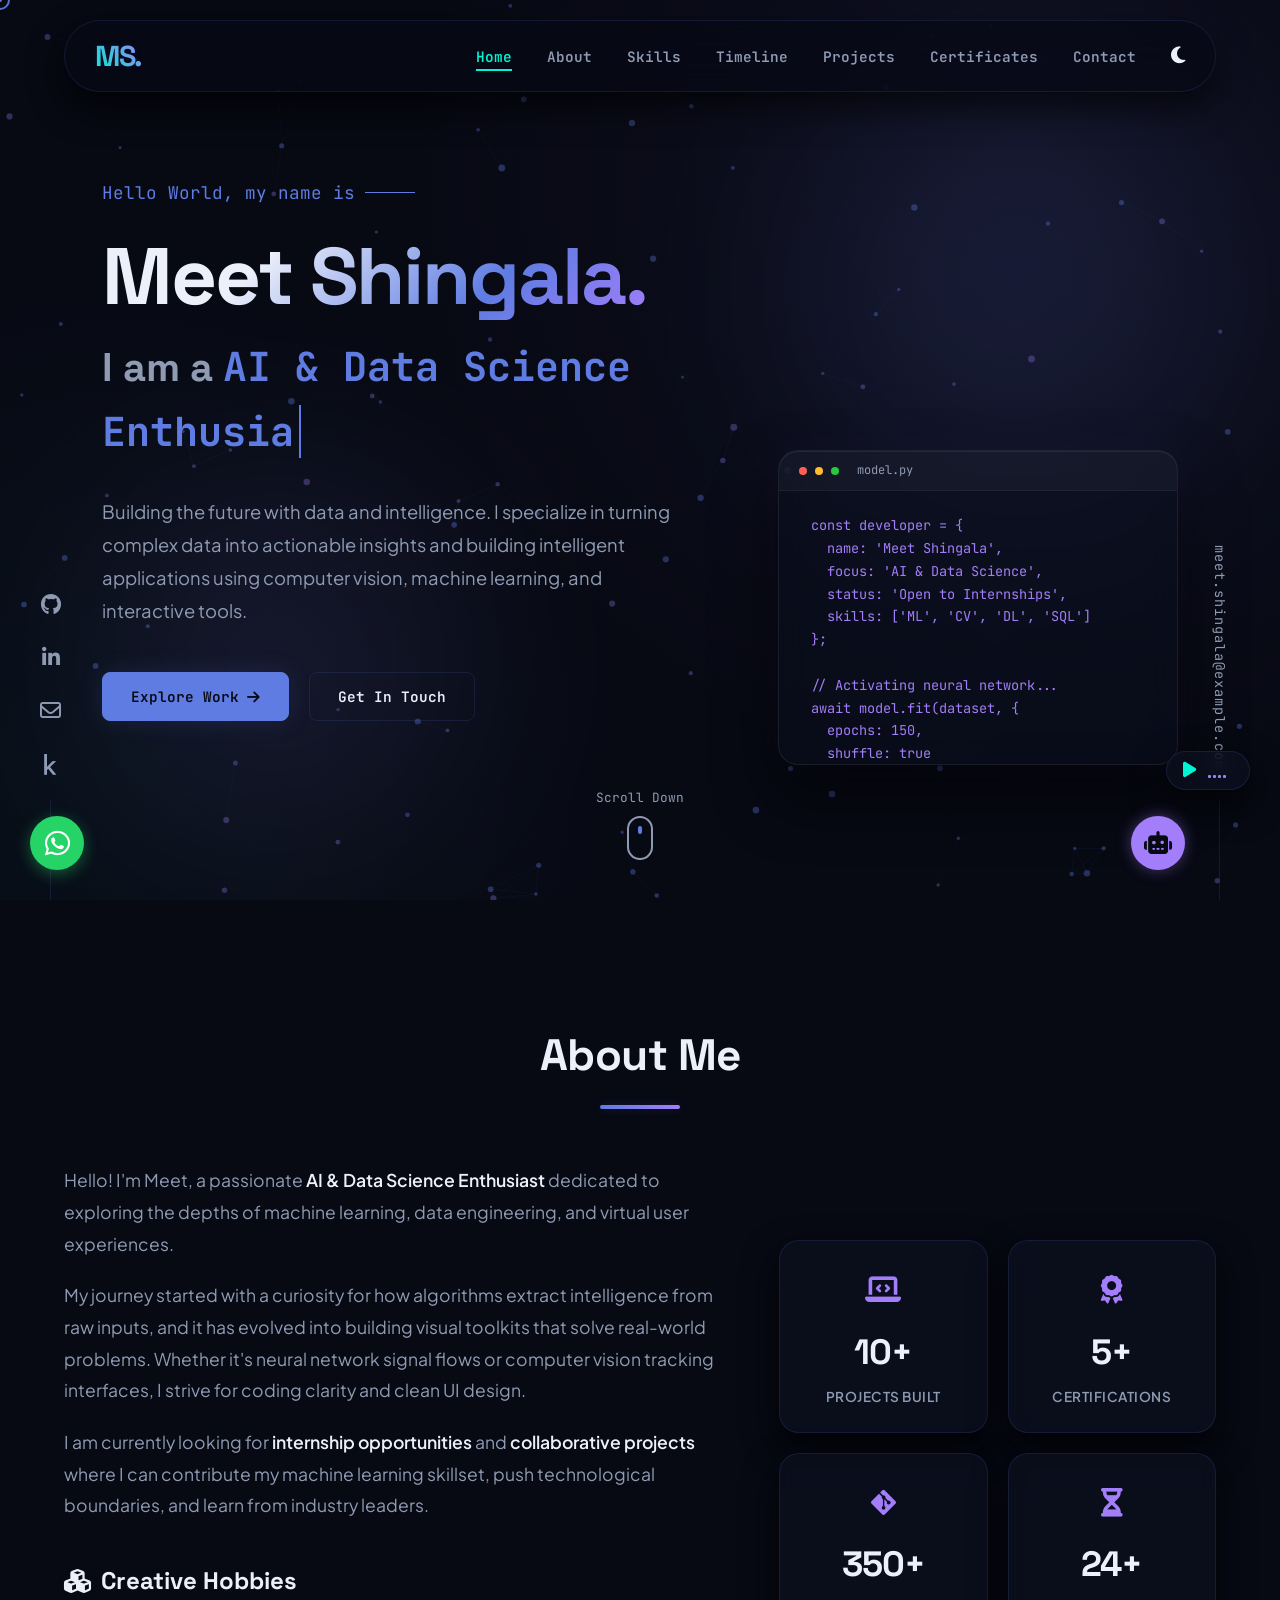
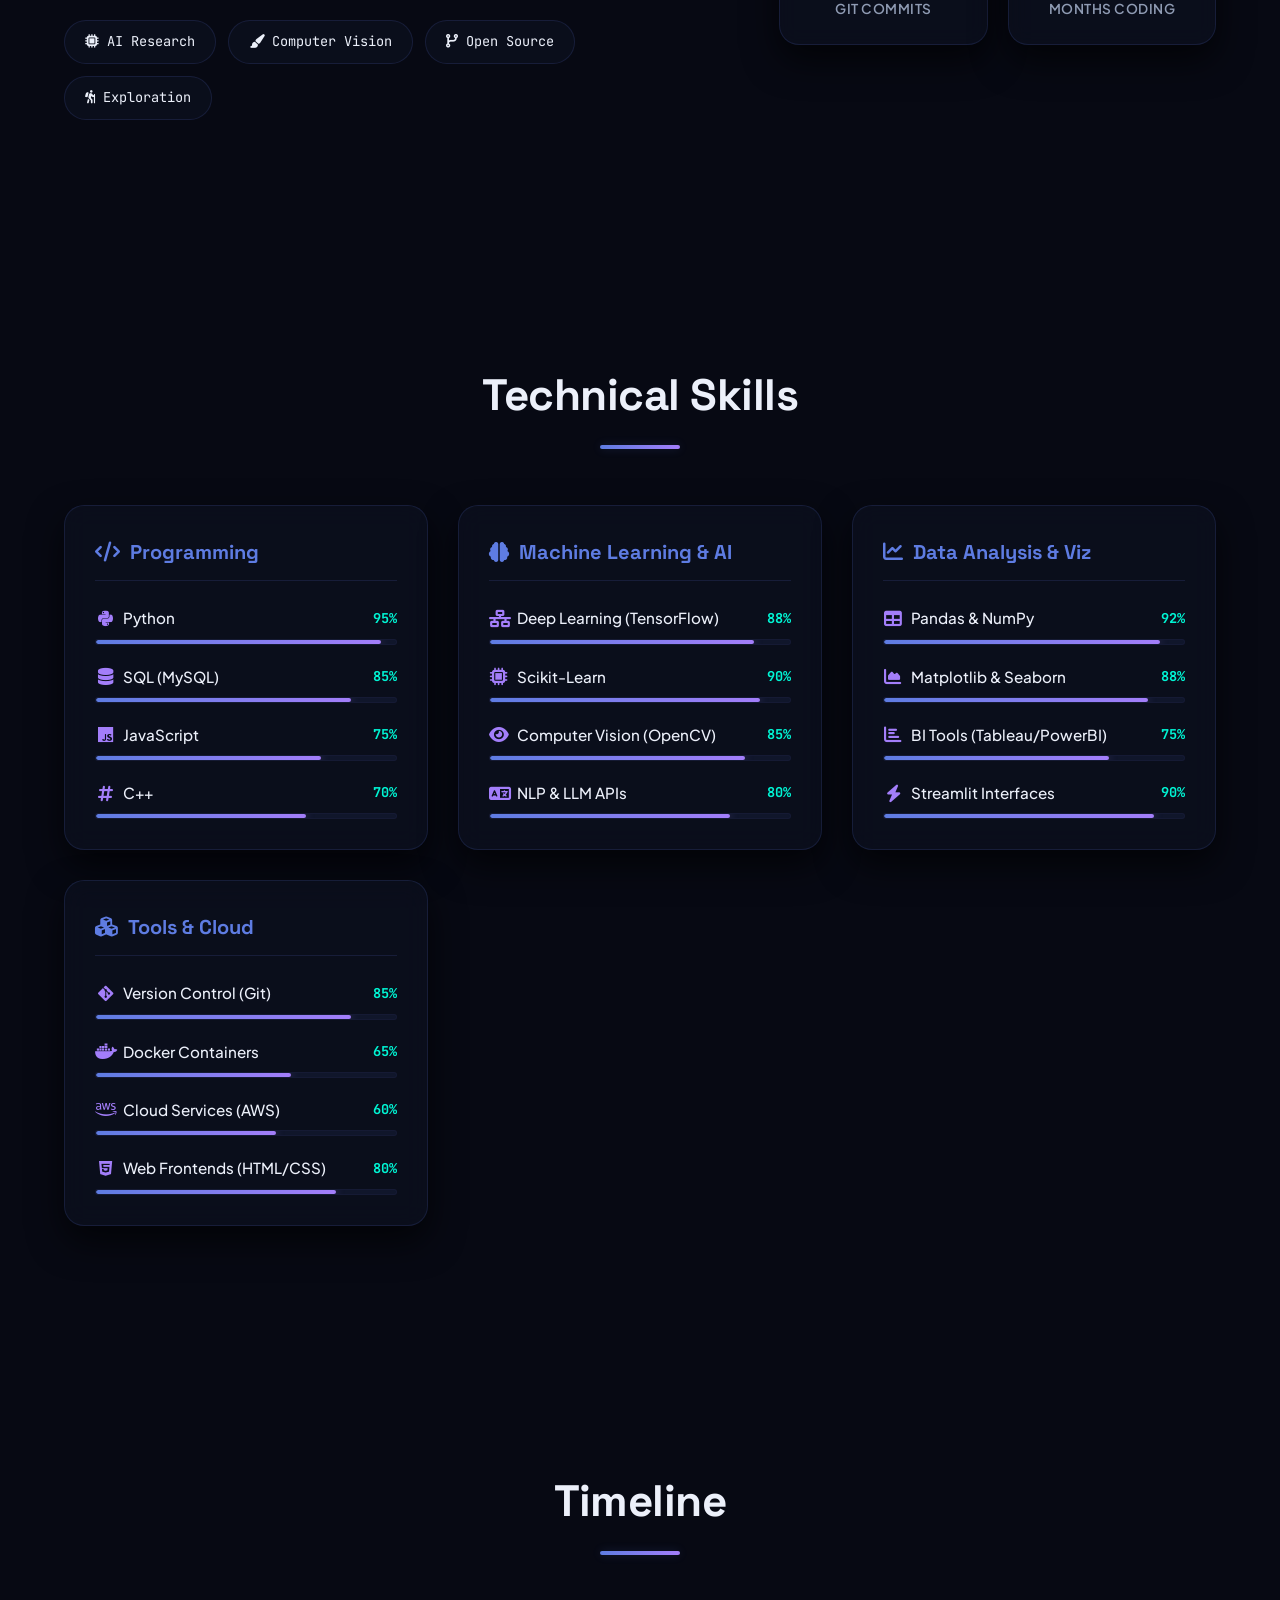
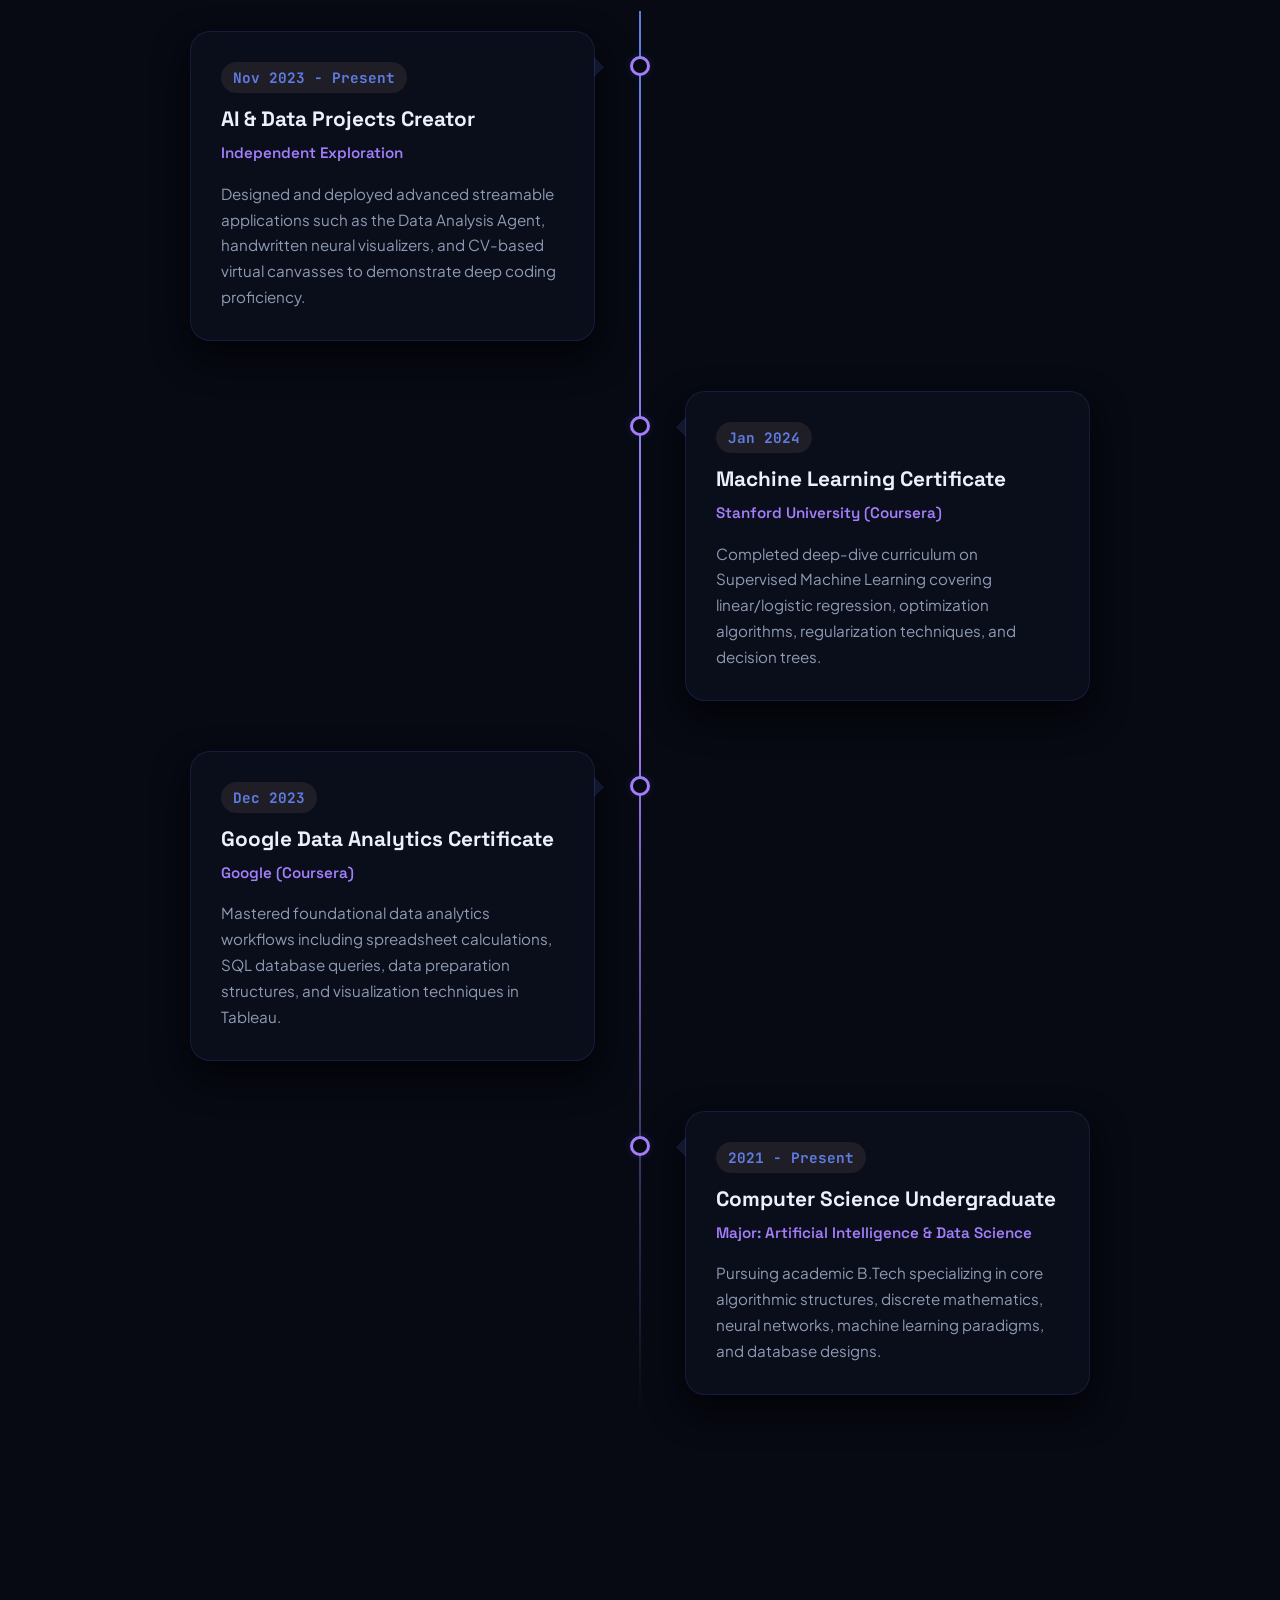
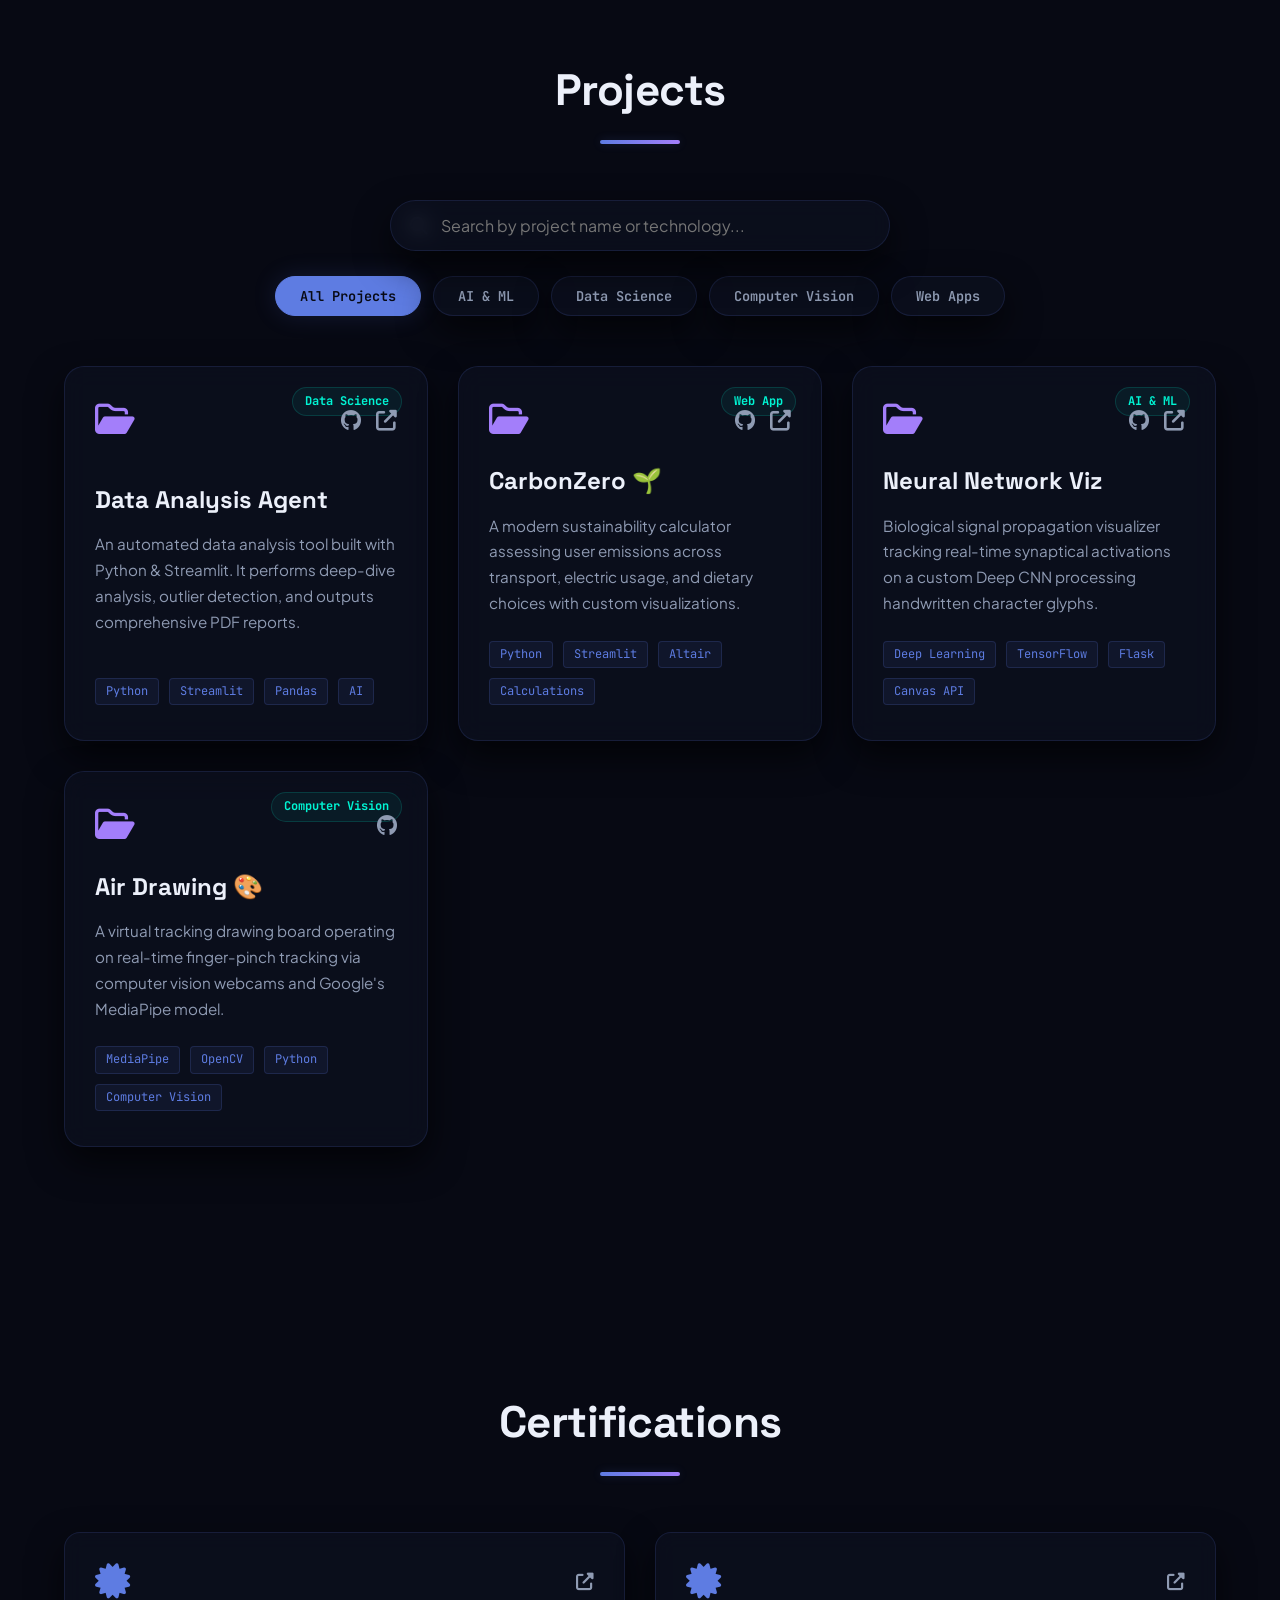
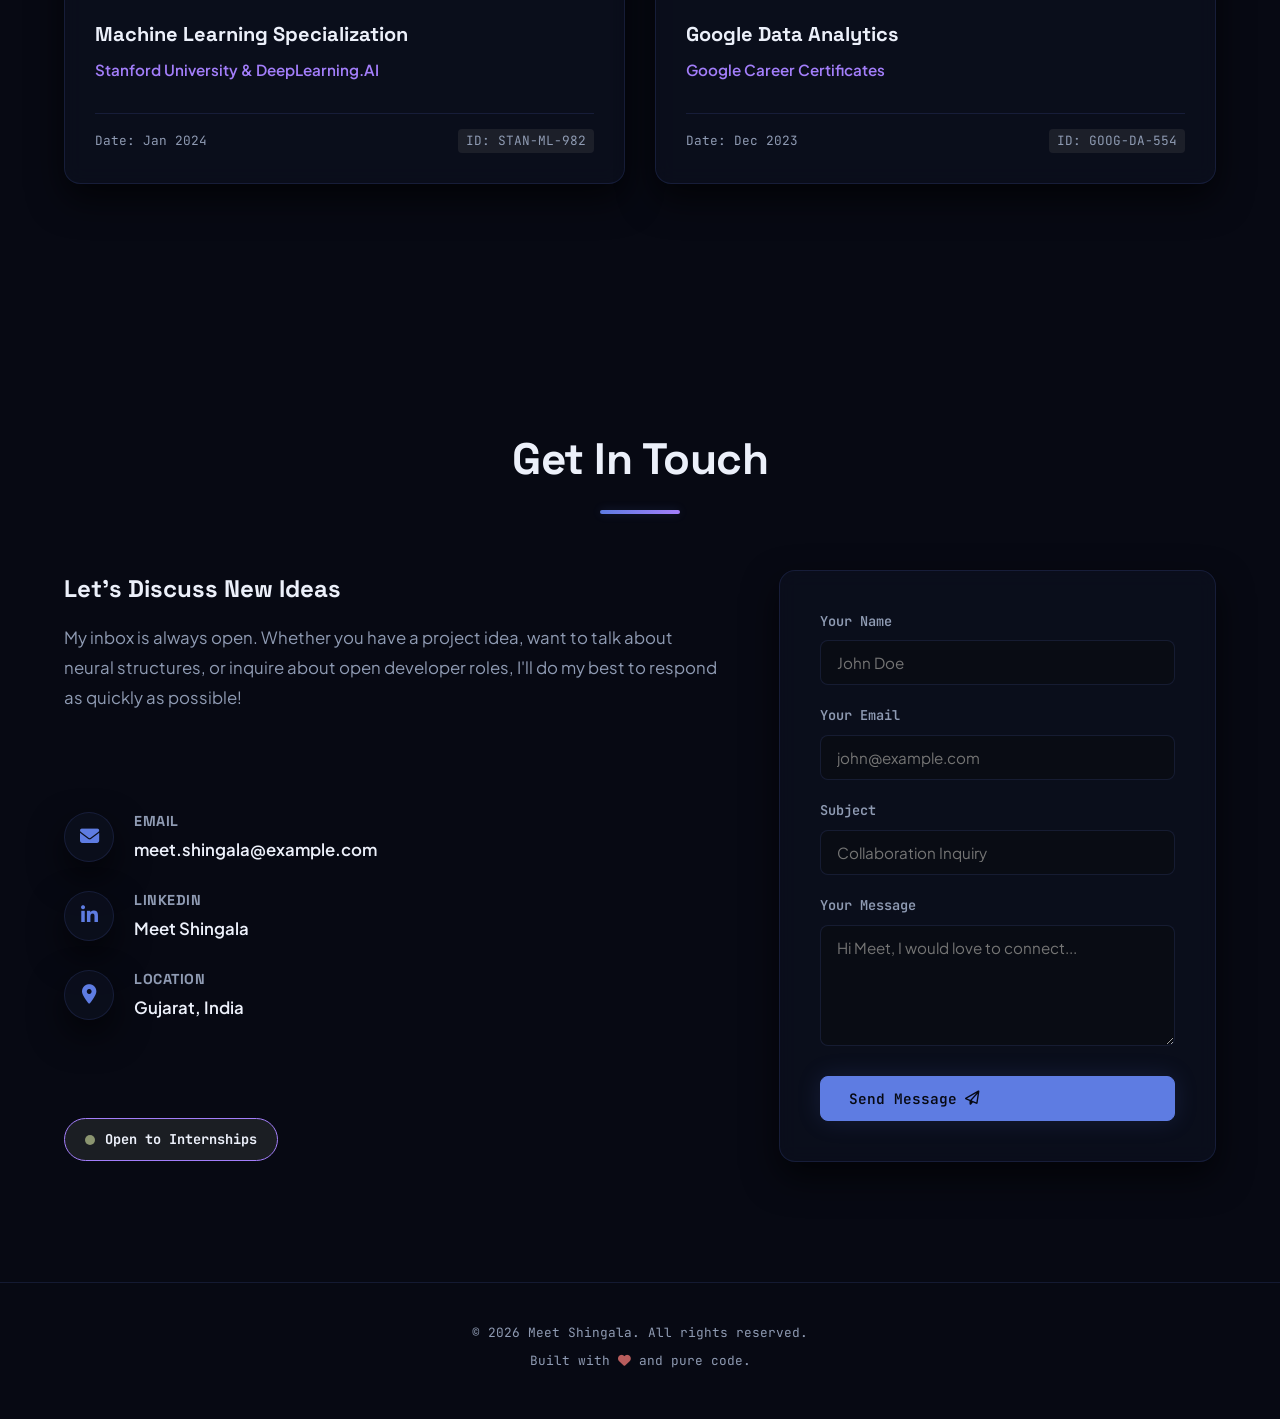
<file: index.html>
<!DOCTYPE html>
<html lang="en">

<head>
    <meta charset="UTF-8">
    <meta name="viewport" content="width=device-width, initial-scale=1.0">
    <title>Meet Shingala | AI & Data Science Portfolio</title>
    <meta name="description"
        content="Futuristic personal portfolio of Meet Shingala, an AI & Data Science enthusiast showcasing advanced machine learning, data engineering, and interactive web projects.">
    
    <!-- External Stylesheet -->
    <link rel="stylesheet" href="styles.css?v=2.0">
    
    <!-- Font Awesome for Icons -->
    <link rel="stylesheet" href="https://cdnjs.cloudflare.com/ajax/libs/font-awesome/6.4.0/css/all.min.css">
</head>

<body>

    <!-- Custom Cursor Ring & Dot -->
    <div class="custom-cursor" id="custom-cursor"></div>
    <div class="custom-cursor-dot" id="custom-cursor-dot"></div>

    <!-- Global Toast Alert Container -->
    <div class="toast-container" id="toast-container"></div>

    <!-- Sticky Header & Navbar -->
    <header id="header">
        <nav class="navbar">
            <div class="logo">
                <a href="#home">MS.</a>
            </div>
            <ul class="nav-links" id="nav-links">
                <li><a href="#home" class="active">Home</a></li>
                <li><a href="#about">About</a></li>
                <li><a href="#skills">Skills</a></li>
                <li><a href="#timeline">Timeline</a></li>
                <li><a href="#projects">Projects</a></li>
                <li><a href="#certificates">Certificates</a></li>
                <li><a href="#contact">Contact</a></li>
                <li>
                    <button id="theme-toggle" aria-label="Toggle Theme">
                        <i class="fas fa-moon"></i>
                    </button>
                </li>
            </ul>
            <div class="hamburger" id="hamburger" aria-label="Toggle Mobile Menu">
                <span class="bar"></span>
                <span class="bar"></span>
                <span class="bar"></span>
            </div>
            <!-- Scroll Progress Indicator -->
            <div class="scroll-progress-container">
                <div class="scroll-progress-bar" id="scroll-progress-bar"></div>
            </div>
        </nav>
    </header>

    <!-- Left Social Media Dock -->
    <aside class="social-dock">
        <a href="https://github.com/Meet2002045p" target="_blank" aria-label="GitHub"><i class="fab fa-github"></i></a>
        <a href="https://www.linkedin.com/in/meet-shingala-695b742b4/" target="_blank" aria-label="LinkedIn"><i class="fab fa-linkedin-in"></i></a>
        <a href="mailto:meet.shingala@example.com" aria-label="Email"><i class="far fa-envelope"></i></a>
        <a href="#" target="_blank" aria-label="Kaggle"><i class="fab fa-kaggle"></i></a>
    </aside>

    <!-- Right Email Dock -->
    <aside class="email-dock">
        <a href="mailto:meet.shingala@example.com">meet.shingala@example.com</a>
    </aside>

    <!-- Main Content Grid -->
    <main>

        <!-- Home Section -->
        <section id="home" class="hero">
            <canvas id="particles"></canvas>
            
            <!-- Slow Gradient Background Orbs -->
            <div class="hero-bg-orbs">
                <div class="orb orb-1"></div>
                <div class="orb orb-2"></div>
            </div>

            <div class="hero-content">
                <p class="greeting">Hello World, my name is</p>
                <h1 class="name"><span>Meet Shingala.</span></h1>
                <h2 class="role">I am a <span class="typing-text"></span></h2>
                <p class="intro">
                    Building the future with data and intelligence. I specialize in turning complex data into actionable
                    insights and building intelligent applications using computer vision, machine learning, and interactive tools.
                </p>
                <div class="cta-buttons">
                    <a href="#projects" class="btn btn-primary">Explore Work <i class="fas fa-arrow-right"></i></a>
                    <a href="#contact" class="btn btn-outline">Get In Touch</a>
                </div>
            </div>

            <!-- Floating Simulated IDE Window -->
            <div class="hero-ide">
                <div class="ide-header">
                    <span class="dot red"></span>
                    <span class="dot yellow"></span>
                    <span class="dot green"></span>
                    <span class="file-name">model.py</span>
                </div>
                <div class="ide-body">
                    <pre><code>const developer = {
  name: 'Meet Shingala',
  focus: 'AI & Data Science',
  status: 'Open to Internships',
  skills: ['ML', 'CV', 'DL', 'SQL']
};

// Activating neural network...
await model.fit(dataset, {
  epochs: 150,
  shuffle: true
});</code></pre>
                </div>
            </div>

            <!-- Bouncing Scroll Down Indicator -->
            <div class="scroll-indicator">
                <span>Scroll Down</span>
                <div class="mouse-wheel">
                    <div class="wheel"></div>
                </div>
            </div>
        </section>

        <!-- About Me Section -->
        <section id="about" class="section">
            <h2 class="section-title">About Me</h2>
            <div class="about-grid">
                <!-- Story Narrative -->
                <div class="about-text reveal reveal-left">
                    <p>
                        Hello! I'm Meet, a passionate <strong>AI & Data Science Enthusiast</strong> dedicated to
                        exploring the depths of machine learning, data engineering, and virtual user experiences.
                    </p>
                    <p>
                        My journey started with a curiosity for how algorithms extract intelligence from raw inputs, and it has evolved into building visual toolkits that solve real-world problems. Whether it's neural network signal flows or computer vision tracking interfaces, I strive for coding clarity and clean UI design.
                    </p>
                    <p>
                        I am currently looking for <strong>internship opportunities</strong> and <strong>collaborative projects</strong>
                        where I can contribute my machine learning skillset, push technological boundaries, and learn from industry leaders.
                    </p>
                    
                    <!-- Hobbies Grid -->
                    <h3 class="hobbies-title"><i class="fas fa-cubes"></i> Creative Hobbies</h3>
                    <div class="hobbies-grid">
                        <div class="hobbies-card"><i class="fas fa-microchip"></i> AI Research</div>
                        <div class="hobbies-card"><i class="fas fa-paint-brush"></i> Computer Vision</div>
                        <div class="hobbies-card"><i class="fas fa-code-branch"></i> Open Source</div>
                        <div class="hobbies-card"><i class="fas fa-hiking"></i> Exploration</div>
                    </div>
                </div>

                <!-- Glassmorphic Stats Counters -->
                <div class="about-stats reveal reveal-right">
                    <div class="stat-card">
                        <div class="stat-icon"><i class="fas fa-laptop-code"></i></div>
                        <div class="stat-number" data-target="10">0</div>
                        <div class="stat-label">Projects Built</div>
                    </div>
                    <div class="stat-card">
                        <div class="stat-icon"><i class="fas fa-award"></i></div>
                        <div class="stat-number" data-target="5">0</div>
                        <div class="stat-label">Certifications</div>
                    </div>
                    <div class="stat-card">
                        <div class="stat-icon"><i class="fab fa-git-alt"></i></div>
                        <div class="stat-number" data-target="350">0</div>
                        <div class="stat-label">Git Commits</div>
                    </div>
                    <div class="stat-card">
                        <div class="stat-icon"><i class="fas fa-hourglass-half"></i></div>
                        <div class="stat-number" data-target="24">0</div>
                        <div class="stat-label">Months Coding</div>
                    </div>
                </div>
            </div>
        </section>

        <!-- Technical Skills Section -->
        <section id="skills" class="section">
            <h2 class="section-title">Technical Skills</h2>
            <div class="skills-grid">
                
                <!-- Category 1: Languages -->
                <div class="skill-category reveal">
                    <h3 class="skill-category-title"><i class="fas fa-code"></i> Programming</h3>
                    <div class="skill-bars">
                        <div class="skill-bar-wrapper">
                            <div class="skill-info">
                                <span class="skill-name-icon"><i class="fab fa-python"></i> Python</span>
                                <span class="skill-percentage">95%</span>
                            </div>
                            <div class="progress-track">
                                <div class="progress-fill" data-width="95%"></div>
                            </div>
                        </div>
                        <div class="skill-bar-wrapper">
                            <div class="skill-info">
                                <span class="skill-name-icon"><i class="fas fa-database"></i> SQL (MySQL)</span>
                                <span class="skill-percentage">85%</span>
                            </div>
                            <div class="progress-track">
                                <div class="progress-fill" data-width="85%"></div>
                            </div>
                        </div>
                        <div class="skill-bar-wrapper">
                            <div class="skill-info">
                                <span class="skill-name-icon"><i class="fab fa-js"></i> JavaScript</span>
                                <span class="skill-percentage">75%</span>
                            </div>
                            <div class="progress-track">
                                <div class="progress-fill" data-width="75%"></div>
                            </div>
                        </div>
                        <div class="skill-bar-wrapper">
                            <div class="skill-info">
                                <span class="skill-name-icon"><i class="fas fa-hashtag"></i> C++</span>
                                <span class="skill-percentage">70%</span>
                            </div>
                            <div class="progress-track">
                                <div class="progress-fill" data-width="70%"></div>
                            </div>
                        </div>
                    </div>
                </div>

                <!-- Category 2: Machine Learning -->
                <div class="skill-category reveal">
                    <h3 class="skill-category-title"><i class="fas fa-brain"></i> Machine Learning & AI</h3>
                    <div class="skill-bars">
                        <div class="skill-bar-wrapper">
                            <div class="skill-info">
                                <span class="skill-name-icon"><i class="fas fa-network-wired"></i> Deep Learning (TensorFlow)</span>
                                <span class="skill-percentage">88%</span>
                            </div>
                            <div class="progress-track">
                                <div class="progress-fill" data-width="88%"></div>
                            </div>
                        </div>
                        <div class="skill-bar-wrapper">
                            <div class="skill-info">
                                <span class="skill-name-icon"><i class="fas fa-microchip"></i> Scikit-Learn</span>
                                <span class="skill-percentage">90%</span>
                            </div>
                            <div class="progress-track">
                                <div class="progress-fill" data-width="90%"></div>
                            </div>
                        </div>
                        <div class="skill-bar-wrapper">
                            <div class="skill-info">
                                <span class="skill-name-icon"><i class="fas fa-eye"></i> Computer Vision (OpenCV)</span>
                                <span class="skill-percentage">85%</span>
                            </div>
                            <div class="progress-track">
                                <div class="progress-fill" data-width="85%"></div>
                            </div>
                        </div>
                        <div class="skill-bar-wrapper">
                            <div class="skill-info">
                                <span class="skill-name-icon"><i class="fas fa-language"></i> NLP & LLM APIs</span>
                                <span class="skill-percentage">80%</span>
                            </div>
                            <div class="progress-track">
                                <div class="progress-fill" data-width="80%"></div>
                            </div>
                        </div>
                    </div>
                </div>

                <!-- Category 3: Data Analysis -->
                <div class="skill-category reveal">
                    <h3 class="skill-category-title"><i class="fas fa-chart-line"></i> Data Analysis & Viz</h3>
                    <div class="skill-bars">
                        <div class="skill-bar-wrapper">
                            <div class="skill-info">
                                <span class="skill-name-icon"><i class="fas fa-table"></i> Pandas & NumPy</span>
                                <span class="skill-percentage">92%</span>
                            </div>
                            <div class="progress-track">
                                <div class="progress-fill" data-width="92%"></div>
                            </div>
                        </div>
                        <div class="skill-bar-wrapper">
                            <div class="skill-info">
                                <span class="skill-name-icon"><i class="fas fa-chart-area"></i> Matplotlib & Seaborn</span>
                                <span class="skill-percentage">88%</span>
                            </div>
                            <div class="progress-track">
                                <div class="progress-fill" data-width="88%"></div>
                            </div>
                        </div>
                        <div class="skill-bar-wrapper">
                            <div class="skill-info">
                                <span class="skill-name-icon"><i class="fas fa-chart-bar"></i> BI Tools (Tableau/PowerBI)</span>
                                <span class="skill-percentage">75%</span>
                            </div>
                            <div class="progress-track">
                                <div class="progress-fill" data-width="75%"></div>
                            </div>
                        </div>
                        <div class="skill-bar-wrapper">
                            <div class="skill-info">
                                <span class="skill-name-icon"><i class="fas fa-bolt"></i> Streamlit Interfaces</span>
                                <span class="skill-percentage">90%</span>
                            </div>
                            <div class="progress-track">
                                <div class="progress-fill" data-width="90%"></div>
                            </div>
                        </div>
                    </div>
                </div>

                <!-- Category 4: Web & DevOps -->
                <div class="skill-category reveal">
                    <h3 class="skill-category-title"><i class="fas fa-cubes"></i> Tools & Cloud</h3>
                    <div class="skill-bars">
                        <div class="skill-bar-wrapper">
                            <div class="skill-info">
                                <span class="skill-name-icon"><i class="fab fa-git-alt"></i> Version Control (Git)</span>
                                <span class="skill-percentage">85%</span>
                            </div>
                            <div class="progress-track">
                                <div class="progress-fill" data-width="85%"></div>
                            </div>
                        </div>
                        <div class="skill-bar-wrapper">
                            <div class="skill-info">
                                <span class="skill-name-icon"><i class="fab fa-docker"></i> Docker Containers</span>
                                <span class="skill-percentage">65%</span>
                            </div>
                            <div class="progress-track">
                                <div class="progress-fill" data-width="65%"></div>
                            </div>
                        </div>
                        <div class="skill-bar-wrapper">
                            <div class="skill-info">
                                <span class="skill-name-icon"><i class="fab fa-aws"></i> Cloud Services (AWS)</span>
                                <span class="skill-percentage">60%</span>
                            </div>
                            <div class="progress-track">
                                <div class="progress-fill" data-width="60%"></div>
                            </div>
                        </div>
                        <div class="skill-bar-wrapper">
                            <div class="skill-info">
                                <span class="skill-name-icon"><i class="fab fa-html5"></i> Web Frontends (HTML/CSS)</span>
                                <span class="skill-percentage">80%</span>
                            </div>
                            <div class="progress-track">
                                <div class="progress-fill" data-width="80%"></div>
                            </div>
                        </div>
                    </div>
                </div>

            </div>
        </section>

        <!-- Experience & Education Timeline Section -->
        <section id="timeline" class="section">
            <h2 class="section-title">Timeline</h2>
            <div class="timeline-container">

                <!-- Timeline Item 1 -->
                <div class="timeline-item reveal">
                    <div class="timeline-dot"></div>
                    <div class="timeline-content">
                        <div class="timeline-date">Nov 2023 - Present</div>
                        <h3 class="timeline-title">AI & Data Projects Creator</h3>
                        <h4 class="timeline-subtitle">Independent Exploration</h4>
                        <p class="timeline-desc">
                            Designed and deployed advanced streamable applications such as the Data Analysis Agent, handwritten neural visualizers, and CV-based virtual canvasses to demonstrate deep coding proficiency.
                        </p>
                    </div>
                </div>

                <!-- Timeline Item 2 -->
                <div class="timeline-item reveal">
                    <div class="timeline-dot"></div>
                    <div class="timeline-content">
                        <div class="timeline-date">Jan 2024</div>
                        <h3 class="timeline-title">Machine Learning Certificate</h3>
                        <h4 class="timeline-subtitle">Stanford University (Coursera)</h4>
                        <p class="timeline-desc">
                            Completed deep-dive curriculum on Supervised Machine Learning covering linear/logistic regression, optimization algorithms, regularization techniques, and decision trees.
                        </p>
                    </div>
                </div>

                <!-- Timeline Item 3 -->
                <div class="timeline-item reveal">
                    <div class="timeline-dot"></div>
                    <div class="timeline-content">
                        <div class="timeline-date">Dec 2023</div>
                        <h3 class="timeline-title">Google Data Analytics Certificate</h3>
                        <h4 class="timeline-subtitle">Google (Coursera)</h4>
                        <p class="timeline-desc">
                            Mastered foundational data analytics workflows including spreadsheet calculations, SQL database queries, data preparation structures, and visualization techniques in Tableau.
                        </p>
                    </div>
                </div>

                <!-- Timeline Item 4 -->
                <div class="timeline-item reveal">
                    <div class="timeline-dot"></div>
                    <div class="timeline-content">
                        <div class="timeline-date">2021 - Present</div>
                        <h3 class="timeline-title">Computer Science Undergraduate</h3>
                        <h4 class="timeline-subtitle">Major: Artificial Intelligence & Data Science</h4>
                        <p class="timeline-desc">
                            Pursuing academic B.Tech specializing in core algorithmic structures, discrete mathematics, neural networks, machine learning paradigms, and database designs.
                        </p>
                    </div>
                </div>

            </div>
        </section>

        <!-- Projects Section with Filter & Search -->
        <section id="projects" class="section">
            <h2 class="section-title">Projects</h2>
            
            <div class="projects-controls reveal">
                <!-- Search bar input -->
                <div class="search-box">
                    <i class="fas fa-search"></i>
                    <input type="text" id="project-search" placeholder="Search by project name or technology...">
                </div>

                <!-- Categories filter tabs -->
                <div class="filter-tabs">
                    <button class="tab-btn active" data-filter="all">All Projects</button>
                    <button class="tab-btn" data-filter="ai-ml">AI & ML</button>
                    <button class="tab-btn" data-filter="data-science">Data Science</button>
                    <button class="tab-btn" data-filter="computer-vision">Computer Vision</button>
                    <button class="tab-btn" data-filter="web-app">Web Apps</button>
                </div>
            </div>

            <!-- Grid displaying project cards -->
            <div class="projects-grid" id="projects-grid">
                
                <!-- Project 1: Data Analysis Agent -->
                <div class="project-card reveal" data-category="data-science" data-id="data-analysis">
                    <span class="project-category-pill">Data Science</span>
                    <div class="project-card-header">
                        <i class="far fa-folder-open project-card-icon"></i>
                        <div class="project-card-links">
                            <a href="https://github.com/Meet2002045p/Data-Analysis-Agent" target="_blank" aria-label="GitHub"><i class="fab fa-github"></i></a>
                            <a href="https://data-analysis-agent.streamlit.app" target="_blank" aria-label="Live Demo"><i class="fas fa-external-link-alt"></i></a>
                        </div>
                    </div>
                    <div class="project-card-body">
                        <h3 class="project-card-title">Data Analysis Agent</h3>
                        <p class="project-card-desc">
                            An automated data analysis tool built with Python & Streamlit. It performs deep-dive analysis, outlier detection, and outputs comprehensive PDF reports.
                        </p>
                    </div>
                    <div class="project-card-tech">
                        <span>Python</span>
                        <span>Streamlit</span>
                        <span>Pandas</span>
                        <span>AI</span>
                    </div>
                </div>

                <!-- Project 2: CarbonZero -->
                <div class="project-card reveal" data-category="web-app" data-id="carbonzero">
                    <span class="project-category-pill">Web App</span>
                    <div class="project-card-header">
                        <i class="far fa-folder-open project-card-icon"></i>
                        <div class="project-card-links">
                            <a href="https://github.com/Meet2002045p/CarbonZero---Sustainability-Calculator" target="_blank" aria-label="GitHub"><i class="fab fa-github"></i></a>
                            <a href="https://carbonzero.streamlit.app" target="_blank" aria-label="Live Demo"><i class="fas fa-external-link-alt"></i></a>
                        </div>
                    </div>
                    <div class="project-card-body">
                        <h3 class="project-card-title">CarbonZero 🌱</h3>
                        <p class="project-card-desc">
                            A modern sustainability calculator assessing user emissions across transport, electric usage, and dietary choices with custom visualizations.
                        </p>
                    </div>
                    <div class="project-card-tech">
                        <span>Python</span>
                        <span>Streamlit</span>
                        <span>Altair</span>
                        <span>Calculations</span>
                    </div>
                </div>

                <!-- Project 3: Neural Network Visualizer -->
                <div class="project-card reveal" data-category="ai-ml" data-id="neural-network">
                    <span class="project-category-pill">AI & ML</span>
                    <div class="project-card-header">
                        <i class="far fa-folder-open project-card-icon"></i>
                        <div class="project-card-links">
                            <a href="https://github.com/Meet2002045p/-Neural-Network-Visualization-Handwritten-Recognition-AI" target="_blank" aria-label="GitHub"><i class="fab fa-github"></i></a>
                            <a href="https://neural-network-viz.streamlit.app" target="_blank" aria-label="Live Demo"><i class="fas fa-external-link-alt"></i></a>
                        </div>
                    </div>
                    <div class="project-card-body">
                        <h3 class="project-card-title">Neural Network Viz</h3>
                        <p class="project-card-desc">
                            Biological signal propagation visualizer tracking real-time synaptical activations on a custom Deep CNN processing handwritten character glyphs.
                        </p>
                    </div>
                    <div class="project-card-tech">
                        <span>Deep Learning</span>
                        <span>TensorFlow</span>
                        <span>Flask</span>
                        <span>Canvas API</span>
                    </div>
                </div>

                <!-- Project 4: Air Drawing -->
                <div class="project-card reveal" data-category="computer-vision" data-id="air-drawing">
                    <span class="project-category-pill">Computer Vision</span>
                    <div class="project-card-header">
                        <i class="far fa-folder-open project-card-icon"></i>
                        <div class="project-card-links">
                            <a href="https://github.com/Meet2002045p/Air-Drawing-Using-Hand-Gesture-Recognition" target="_blank" aria-label="GitHub"><i class="fab fa-github"></i></a>
                        </div>
                    </div>
                    <div class="project-card-body">
                        <h3 class="project-card-title">Air Drawing 🎨</h3>
                        <p class="project-card-desc">
                            A virtual tracking drawing board operating on real-time finger-pinch tracking via computer vision webcams and Google's MediaPipe model.
                        </p>
                    </div>
                    <div class="project-card-tech">
                        <span>MediaPipe</span>
                        <span>OpenCV</span>
                        <span>Python</span>
                        <span>Computer Vision</span>
                    </div>
                </div>

            </div>
        </section>

        <!-- Certifications Section -->
        <section id="certificates" class="section">
            <h2 class="section-title">Certifications</h2>
            <div class="certs-grid">
                
                <!-- Certificate 1 -->
                <div class="cert-card reveal">
                    <div class="cert-header">
                        <i class="fas fa-certificate cert-badge"></i>
                        <a href="#" target="_blank" class="cert-verify-btn" aria-label="Verify Certificate"><i class="fas fa-external-link-alt"></i></a>
                    </div>
                    <div>
                        <h3 class="cert-title">Machine Learning Specialization</h3>
                        <p class="cert-issuer">Stanford University & DeepLearning.AI</p>
                    </div>
                    <div class="cert-details">
                        <span>Date: Jan 2024</span>
                        <span class="cert-id">ID: STAN-ML-982</span>
                    </div>
                </div>

                <!-- Certificate 2 -->
                <div class="cert-card reveal">
                    <div class="cert-header">
                        <i class="fas fa-certificate cert-badge"></i>
                        <a href="#" target="_blank" class="cert-verify-btn" aria-label="Verify Certificate"><i class="fas fa-external-link-alt"></i></a>
                    </div>
                    <div>
                        <h3 class="cert-title">Google Data Analytics</h3>
                        <p class="cert-issuer">Google Career Certificates</p>
                    </div>
                    <div class="cert-details">
                        <span>Date: Dec 2023</span>
                        <span class="cert-id">ID: GOOG-DA-554</span>
                    </div>
                </div>

            </div>
        </section>

        <!-- Contact Section -->
        <section id="contact" class="section">
            <h2 class="section-title">Get In Touch</h2>
            <div class="contact-grid">
                
                <!-- Left panel: details and availability -->
                <div class="contact-info-container reveal reveal-left">
                    <div>
                        <h3 class="contact-subtitle">Let's Discuss New Ideas</h3>
                        <p class="contact-desc">
                            My inbox is always open. Whether you have a project idea, want to talk about neural structures, or inquire about open developer roles, I'll do my best to respond as quickly as possible!
                        </p>
                    </div>

                    <div class="contact-details-list">
                        <div class="contact-info-item">
                            <div class="contact-info-icon"><i class="fas fa-envelope"></i></div>
                            <div class="contact-info-text">
                                <h4>Email</h4>
                                <p><a href="mailto:meet.shingala@example.com">meet.shingala@example.com</a></p>
                            </div>
                        </div>
                        <div class="contact-info-item">
                            <div class="contact-info-icon"><i class="fab fa-linkedin-in"></i></div>
                            <div class="contact-info-text">
                                <h4>LinkedIn</h4>
                                <p><a href="https://www.linkedin.com/in/meet-shingala-695b742b4/" target="_blank">Meet Shingala</a></p>
                            </div>
                        </div>
                        <div class="contact-info-item">
                            <div class="contact-info-icon"><i class="fas fa-map-marker-alt"></i></div>
                            <div class="contact-info-text">
                                <h4>Location</h4>
                                <p>Gujarat, India</p>
                            </div>
                        </div>
                    </div>

                    <!-- Availability Status -->
                    <div class="availability-badge">
                        <div class="availability-dot"></div>
                        <span class="availability-text">Open to Internships</span>
                    </div>
                </div>

                <!-- Right panel: Glassmorphic form -->
                <div class="contact-form-card reveal reveal-right">
                    <form id="contact-form" class="contact-form" novalidate>
                        <div class="form-group" id="group-name">
                            <label for="name">Your Name</label>
                            <input type="text" id="name" name="name" placeholder="John Doe">
                            <span class="error-message">Name cannot be empty.</span>
                        </div>
                        
                        <div class="form-group" id="group-email">
                            <label for="email">Your Email</label>
                            <input type="email" id="email" name="email" placeholder="john@example.com">
                            <span class="error-message">Please enter a valid email address.</span>
                        </div>
                        
                        <div class="form-group" id="group-subject">
                            <label for="subject">Subject</label>
                            <input type="text" id="subject" name="subject" placeholder="Collaboration Inquiry">
                            <span class="error-message">Subject cannot be empty.</span>
                        </div>
                        
                        <div class="form-group" id="group-message">
                            <label for="message">Your Message</label>
                            <textarea id="message" name="message" rows="5" placeholder="Hi Meet, I would love to connect..."></textarea>
                            <span class="error-message">Message must be at least 10 characters long.</span>
                        </div>

                        <button type="submit" class="btn btn-primary" style="margin-top: 10px;">
                            Send Message <i class="far fa-paper-plane"></i>
                        </button>
                    </form>
                </div>

            </div>
        </section>

    </main>

    <!-- Footer -->
    <footer>
        <p>&copy; 2026 Meet Shingala. All rights reserved.</p>
        <p>Built with <i class="fas fa-heart"></i> and pure code.</p>
    </footer>

    <!-- Interactive Ambient Visualizer Widget -->
    <div class="lofi-widget" id="lofi-widget" title="Ambient Lo-fi Studio Player">
        <button class="lofi-btn" id="lofi-btn" aria-label="Play Ambient Music">
            <i class="fas fa-play"></i>
        </button>
        <div class="lofi-visualizer">
            <div class="v-bar"></div>
            <div class="v-bar"></div>
            <div class="v-bar"></div>
            <div class="v-bar"></div>
        </div>
        <audio id="ambient-audio" loop preload="none">
            <!-- Simulated background noise / Royalty free stream source -->
            <source src="https://www.soundhelix.com/examples/mp3/SoundHelix-Song-8.mp3" type="audio/mpeg">
        </audio>
    </div>

    <!-- WhatsApp Floating Action Badge -->
    <div class="whatsapp-widget">
        <a href="https://wa.me/910000000000?text=Hi%20Meet,%20I%20saw%20your%20portfolio%20and%20would%20love%20to%20connect!" 
           target="_blank" 
           class="whatsapp-btn" 
           id="whatsapp-btn"
           aria-label="Chat on WhatsApp">
            <i class="fab fa-whatsapp"></i>
            <span class="whatsapp-tooltip">Chat with Meet</span>
        </a>
    </div>

    <!-- Interactive AI Assistant Bot Widget -->
    <div class="chatbot-widget" id="chatbot-widget">
        <button class="chatbot-toggle-btn" id="chatbot-toggle-btn" aria-label="Open AI Assistant Chatbot">
            <i class="fas fa-robot"></i>
        </button>
        <div class="chatbot-body" id="chatbot-body">
            <div class="chat-header">
                <div class="chat-header-info">
                    <div class="chat-header-avatar"><i class="fas fa-robot"></i></div>
                    <div>
                        <div class="chat-header-name">Lab Assistant</div>
                        <div class="chat-header-status">
                            <span class="availability-dot"></span> Online
                        </div>
                    </div>
                </div>
                <button class="chat-close-btn" id="chat-close-btn" aria-label="Close Chat">
                    <i class="fas fa-times"></i>
                </button>
            </div>
            
            <!-- Chat history window -->
            <div class="chat-history" id="chat-history">
                <div class="chat-msg bot">
                    Hello! I'm Meet's AI assistant. Ask me anything about his projects, technical skills, or education.
                </div>
            </div>

            <!-- Quick click questions -->
            <div class="chat-quick-replies" id="chat-quick-replies">
                <button class="quick-reply-chip" data-question="Tell me about Meet's projects.">Projects Overview</button>
                <button class="quick-reply-chip" data-question="What are Meet's top skills?">Top Skills</button>
                <button class="quick-reply-chip" data-question="Is Meet looking for internships?">Internships Info</button>
                <button class="quick-reply-chip" data-question="How can I contact Meet?">Get Contact Links</button>
            </div>

            <!-- Input textbox form -->
            <form class="chat-input-form" id="chat-input-form">
                <input type="text" id="chat-input" placeholder="Type a message..." autocomplete="off">
                <button type="submit" class="chat-send-btn" aria-label="Send message">
                    <i class="fas fa-paper-plane"></i>
                </button>
            </form>
        </div>
    </div>

    <!-- Scroll To Top Button -->
    <button class="scroll-top-btn" id="scroll-top-btn" aria-label="Scroll back to top">
        <i class="fas fa-arrow-up"></i>
    </button>

    <!-- Main Logic Script -->
    <script src="script.js"></script>
</body>

</html>
</file>
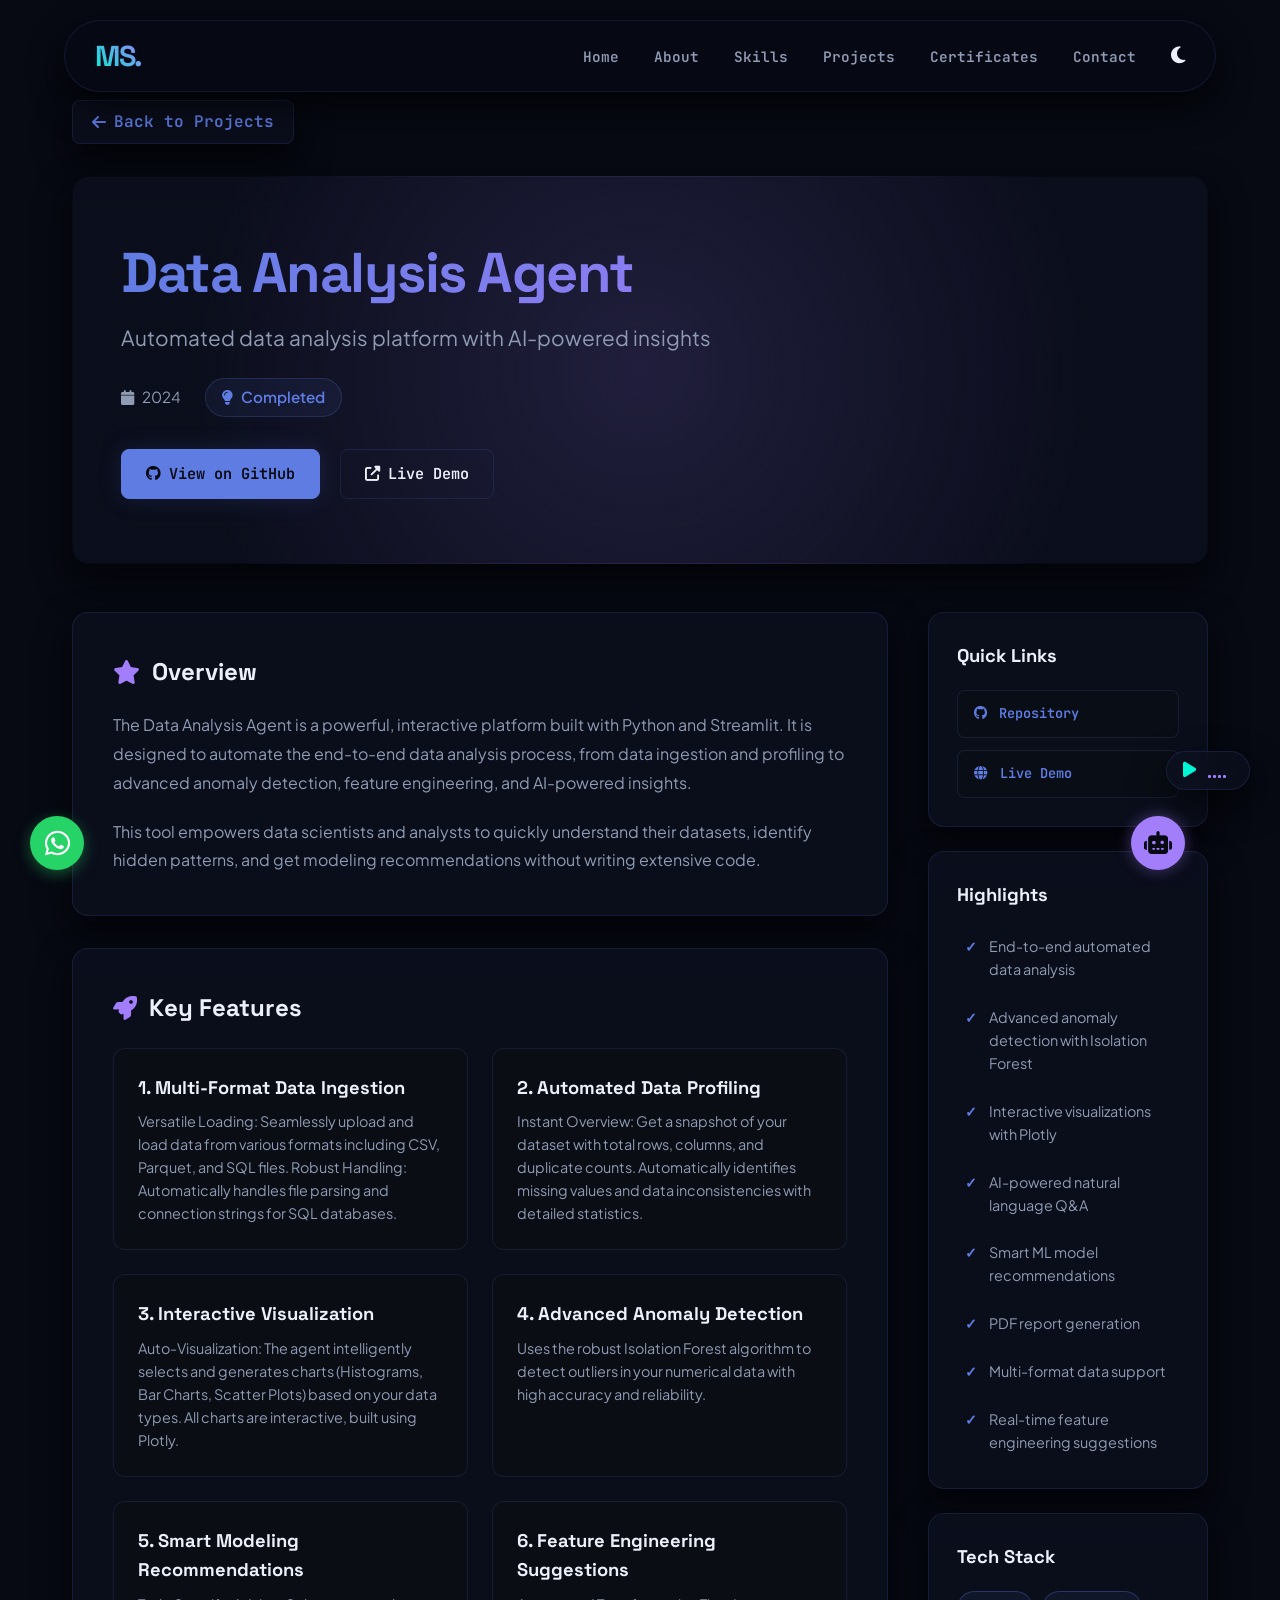
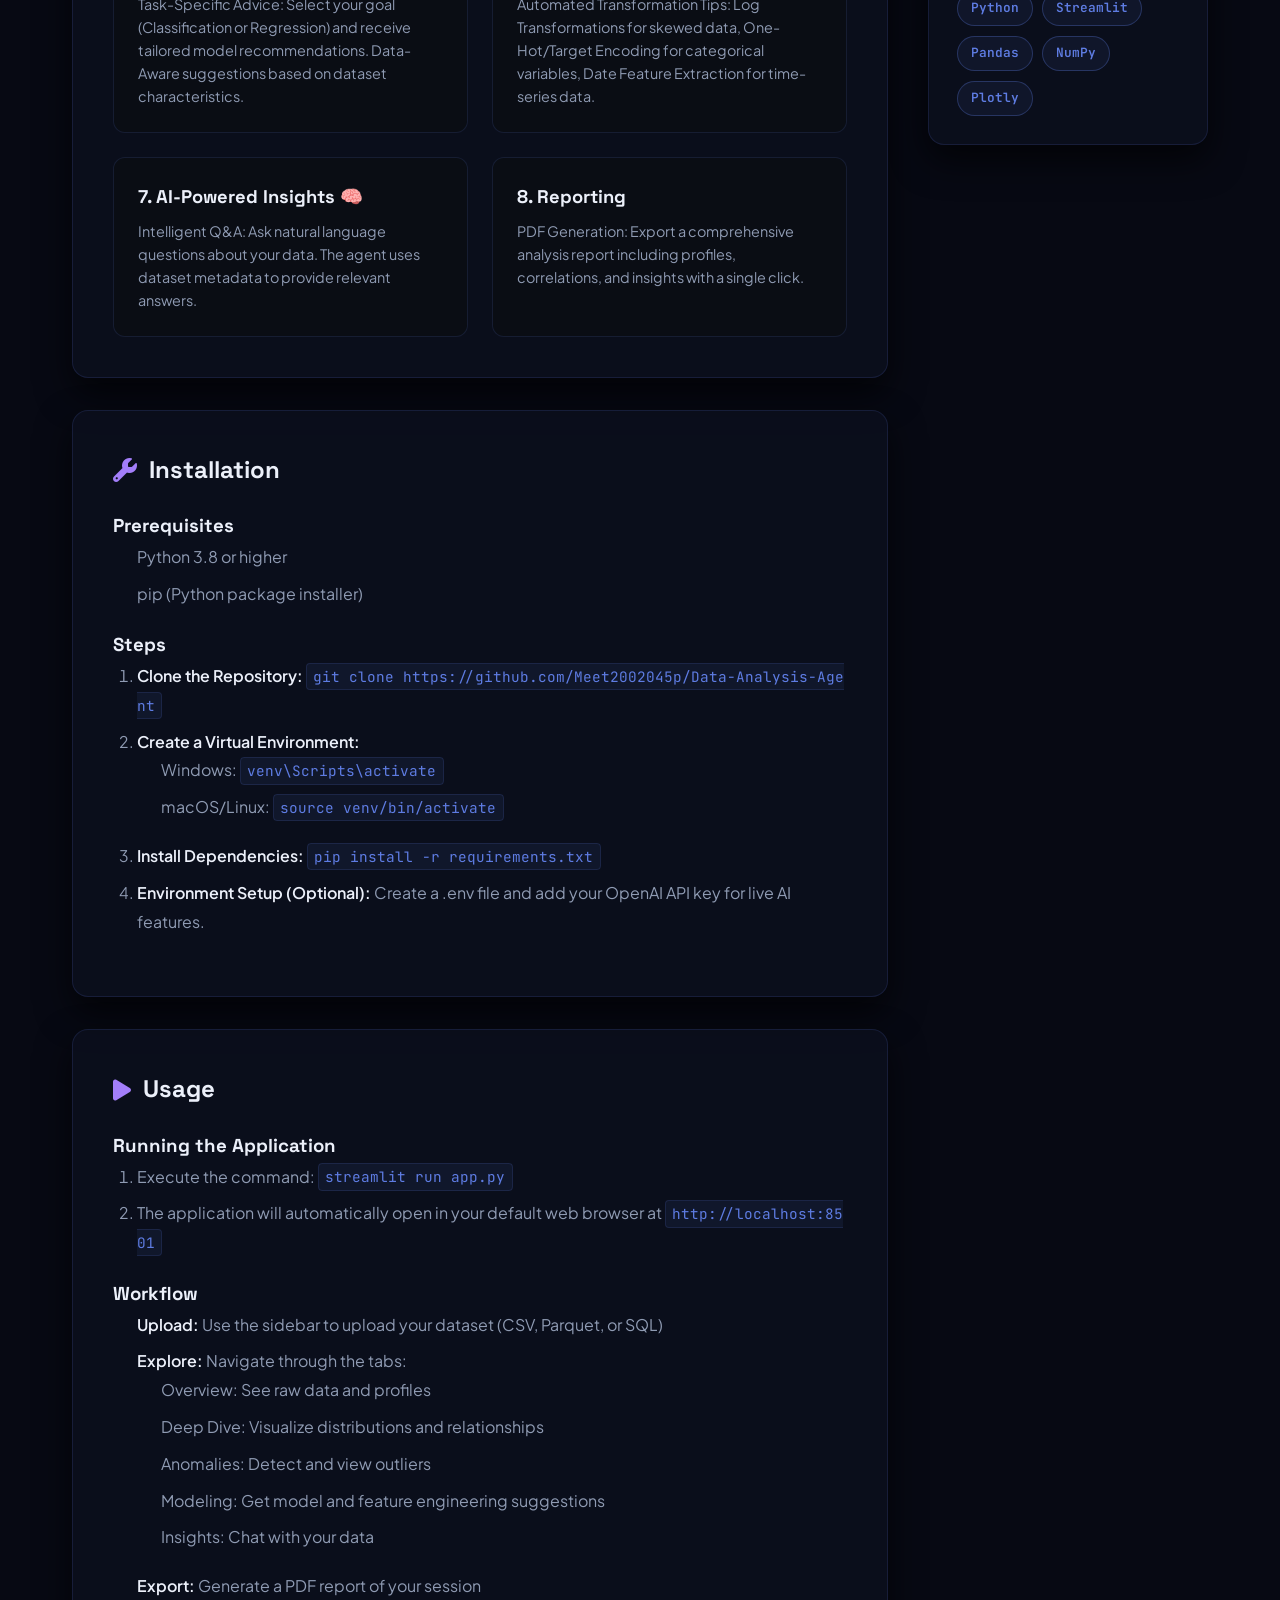
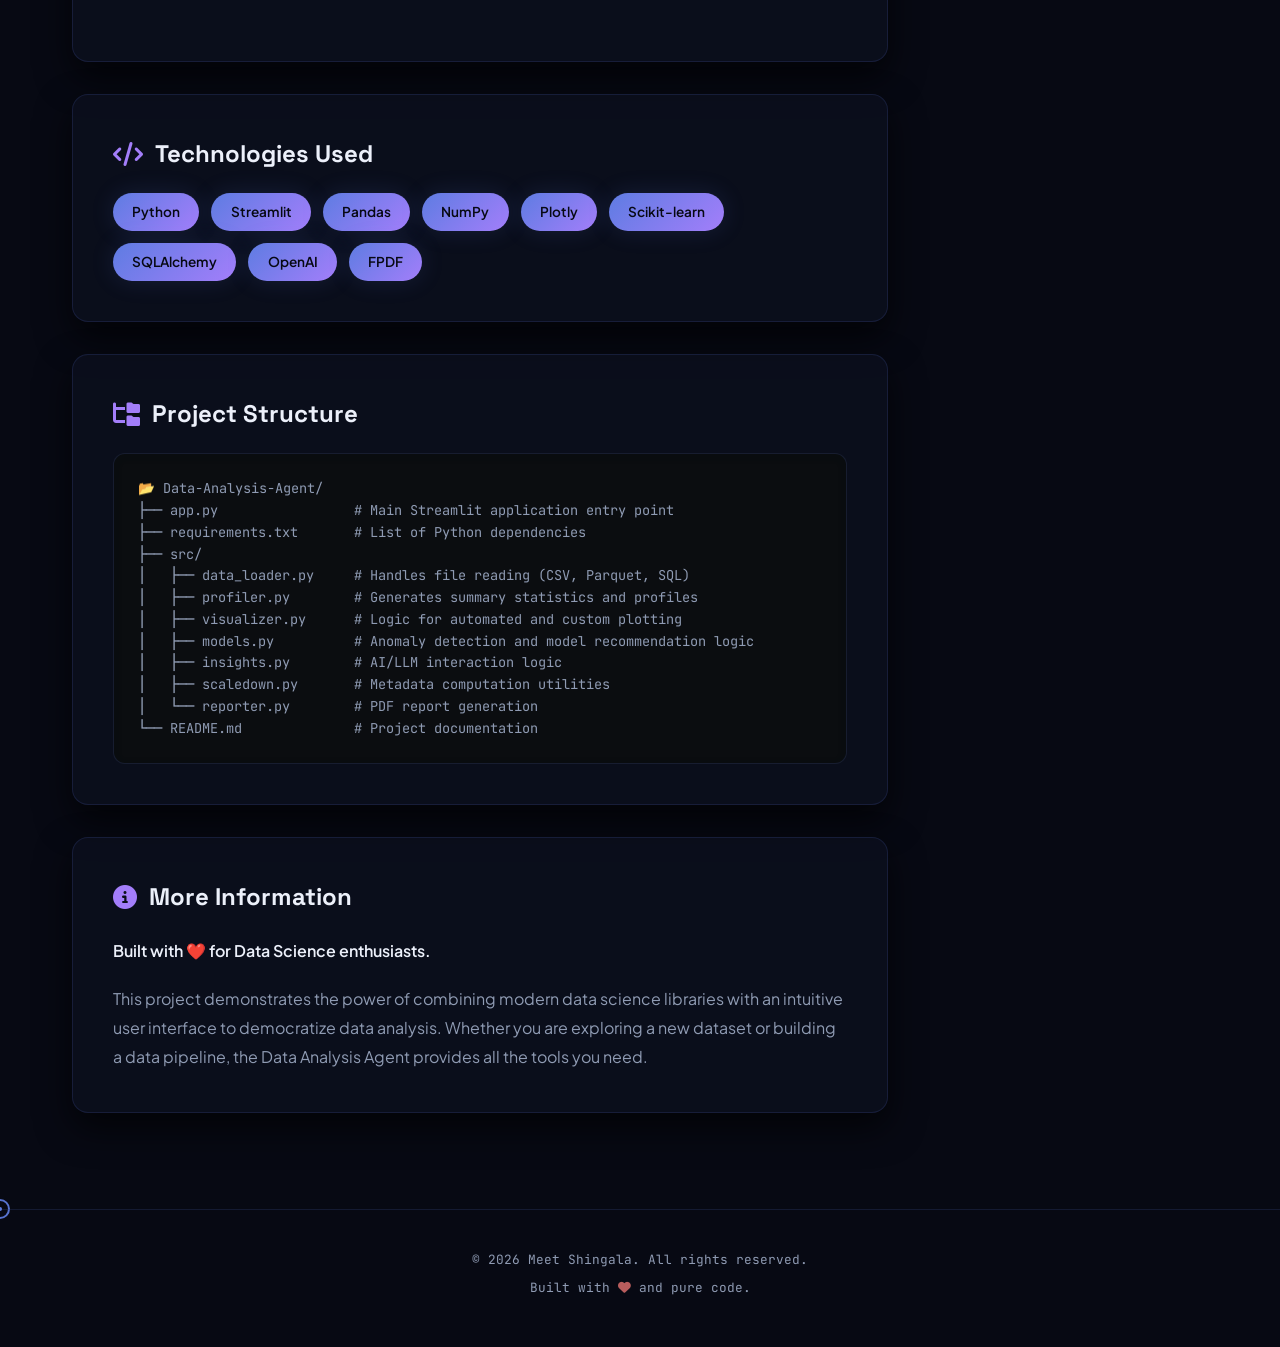
<file: project.html>
<!DOCTYPE html>
<html lang="en">

<head>
    <meta charset="UTF-8">
    <meta name="viewport" content="width=device-width, initial-scale=1.0">
    <title>Project Details | Meet Shingala Portfolio</title>
    <link rel="stylesheet" href="styles.css?v=2.0">
    <link rel="stylesheet" href="project-details.css?v=2.0">
    <!-- Google Fonts -->
    <link rel="preconnect" href="https://fonts.googleapis.com">
    <link rel="preconnect" href="https://fonts.gstatic.com" crossorigin>
    <link
        href="https://fonts.googleapis.com/css2?family=Inter:wght@400;600;700&family=Fira+Code:wght@400;500&display=swap"
        rel="stylesheet">
    <!-- Font Awesome for Icons -->
    <link rel="stylesheet" href="https://cdnjs.cloudflare.com/ajax/libs/font-awesome/6.4.0/css/all.min.css">
</head>

<body>
    <header id="header">
        <nav class="navbar">
            <div class="logo">
                <a href="index.html">MS.</a>
            </div>
            <ul class="nav-links" id="nav-links">
                <li><a href="index.html#home">Home</a></li>
                <li><a href="index.html#about">About</a></li>
                <li><a href="index.html#skills">Skills</a></li>
                <li><a href="index.html#projects">Projects</a></li>
                <li><a href="index.html#certificates">Certificates</a></li>
                <li><a href="index.html#contact">Contact</a></li>
                <li><button id="theme-toggle" aria-label="Toggle Dark Mode"><i class="fas fa-moon"></i></button></li>
            </ul>
            <div class="hamburger" id="hamburger">
                <span class="bar"></span>
                <span class="bar"></span>
                <span class="bar"></span>
            </div>
            <!-- Scroll Progress Indicator -->
            <div class="scroll-progress-container">
                <div class="scroll-progress-bar" id="scroll-progress-bar"></div>
            </div>
        </nav>
    </header>

    <main class="project-details-main">
        <!-- Back Button -->
        <div class="back-button-container">
            <a href="index.html#projects" class="back-btn">
                <i class="fas fa-arrow-left"></i> Back to Projects
            </a>
        </div>

        <!-- Project Hero Section -->
        <section class="project-hero">
            <div class="project-hero-content">
                <h1 id="project-title" class="project-main-title">Project Title</h1>
                <p id="project-tagline" class="project-tagline">Quick description</p>
                <div class="project-meta">
                    <span id="project-year" class="meta-item"><i class="fas fa-calendar"></i> 2024</span>
                    <span id="project-status" class="meta-item status"><i class="fas fa-lightbulb"></i> In Progress</span>
                </div>
                <div class="project-hero-buttons">
                    <a id="github-link" href="#" target="_blank" class="btn btn-primary">
                        <i class="fab fa-github"></i> View on GitHub
                    </a>
                    <a id="live-link" href="#" target="_blank" class="btn btn-outline">
                        <i class="fas fa-external-link-alt"></i> Live Demo
                    </a>
                </div>
            </div>
        </section>

        <!-- Project Content -->
        <section class="project-content">
            <div class="content-wrapper">
                <!-- Overview Section -->
                <div class="content-section">
                    <h2 class="section-subtitle">
                        <i class="fas fa-star"></i> Overview
                    </h2>
                    <div id="project-overview" class="section-content">
                        <p>Loading...</p>
                    </div>
                </div>

                <!-- Key Features Section -->
                <div class="content-section">
                    <h2 class="section-subtitle">
                        <i class="fas fa-rocket"></i> Key Features
                    </h2>
                    <div id="project-features" class="features-grid">
                        <p>Loading...</p>
                    </div>
                </div>

                <!-- Installation Section -->
                <div class="content-section">
                    <h2 class="section-subtitle">
                        <i class="fas fa-wrench"></i> Installation
                    </h2>
                    <div id="project-installation" class="section-content">
                        <p>Loading...</p>
                    </div>
                </div>

                <!-- Usage Section -->
                <div class="content-section">
                    <h2 class="section-subtitle">
                        <i class="fas fa-play"></i> Usage
                    </h2>
                    <div id="project-usage" class="section-content">
                        <p>Loading...</p>
                    </div>
                </div>

                <!-- Technologies Section -->
                <div class="content-section">
                    <h2 class="section-subtitle">
                        <i class="fas fa-code"></i> Technologies Used
                    </h2>
                    <div id="project-tech" class="tech-stack">
                        <p>Loading...</p>
                    </div>
                </div>

                <!-- Project Structure Section -->
                <div class="content-section">
                    <h2 class="section-subtitle">
                        <i class="fas fa-folder-tree"></i> Project Structure
                    </h2>
                    <div id="project-structure" class="code-block">
                        <pre><code>Loading...</code></pre>
                    </div>
                </div>

                <!-- Additional Info Section -->
                <div class="content-section" id="additional-section">
                    <h2 class="section-subtitle">
                        <i class="fas fa-info-circle"></i> More Information
                    </h2>
                    <div id="project-additional" class="section-content">
                        <p>Loading...</p>
                    </div>
                </div>
            </div>

            <!-- Sidebar -->
            <aside class="project-sidebar">
                <!-- Quick Links -->
                <div class="sidebar-box">
                    <h3>Quick Links</h3>
                    <div class="quick-links">
                        <a id="sidebar-github" href="#" target="_blank" class="link-item">
                            <i class="fab fa-github"></i> Repository
                        </a>
                        <a id="sidebar-demo" href="#" target="_blank" class="link-item">
                            <i class="fas fa-globe"></i> Live Demo
                        </a>
                    </div>
                </div>

                <!-- Highlights -->
                <div class="sidebar-box">
                    <h3>Highlights</h3>
                    <ul id="project-highlights" class="highlights-list">
                        <li>Loading...</li>
                    </ul>
                </div>

                <!-- Tech Stack -->
                <div class="sidebar-box">
                    <h3>Tech Stack</h3>
                    <div id="sidebar-tech" class="tech-badges">
                        <span class="badge">Loading...</span>
                    </div>
                </div>
            </aside>
        </section>
    </main>

    <!-- Floating Interactive Widgets -->
    <div class="custom-cursor" id="custom-cursor"></div>
    <div class="custom-cursor-dot" id="custom-cursor-dot"></div>
    <div class="toast-container" id="toast-container"></div>

    <div class="lofi-widget" id="lofi-widget" title="Ambient Lo-fi Studio Player">
        <button class="lofi-btn" id="lofi-btn" aria-label="Play Ambient Music">
            <i class="fas fa-play"></i>
        </button>
        <div class="lofi-visualizer">
            <div class="v-bar"></div>
            <div class="v-bar"></div>
            <div class="v-bar"></div>
            <div class="v-bar"></div>
        </div>
        <audio id="ambient-audio" loop preload="none">
            <source src="https://www.soundhelix.com/examples/mp3/SoundHelix-Song-8.mp3" type="audio/mpeg">
        </audio>
    </div>

    <div class="whatsapp-widget">
        <a href="https://wa.me/910000000000?text=Hi%20Meet,%20I%20saw%20your%20portfolio%20and%20would%20love%20to%20connect!" 
           target="_blank" 
           class="whatsapp-btn" 
           id="whatsapp-btn"
           aria-label="Chat on WhatsApp">
            <i class="fab fa-whatsapp"></i>
            <span class="whatsapp-tooltip">Chat with Meet</span>
        </a>
    </div>

    <div class="chatbot-widget" id="chatbot-widget">
        <button class="chatbot-toggle-btn" id="chatbot-toggle-btn" aria-label="Open AI Assistant Chatbot">
            <i class="fas fa-robot"></i>
        </button>
        <div class="chatbot-body" id="chatbot-body">
            <div class="chat-header">
                <div class="chat-header-info">
                    <div class="chat-header-avatar"><i class="fas fa-robot"></i></div>
                    <div>
                        <div class="chat-header-name">Lab Assistant</div>
                        <div class="chat-header-status">
                            <span class="availability-dot"></span> Online
                        </div>
                    </div>
                </div>
                <button class="chat-close-btn" id="chat-close-btn" aria-label="Close Chat">
                    <i class="fas fa-times"></i>
                </button>
            </div>
            <div class="chat-history" id="chat-history">
                <div class="chat-msg bot">
                    Hello! I'm Meet's AI assistant. Ask me anything about his projects, technical skills, or education.
                </div>
            </div>
            <div class="chat-quick-replies" id="chat-quick-replies">
                <button class="quick-reply-chip" data-question="Tell me about Meet's projects.">Projects Overview</button>
                <button class="quick-reply-chip" data-question="What are Meet's top skills?">Top Skills</button>
                <button class="quick-reply-chip" data-question="Is Meet looking for internships?">Internships Info</button>
                <button class="quick-reply-chip" data-question="How can I contact Meet?">Get Contact Links</button>
            </div>
            <form class="chat-input-form" id="chat-input-form">
                <input type="text" id="chat-input" placeholder="Type a message..." autocomplete="off">
                <button type="submit" class="chat-send-btn" aria-label="Send message">
                    <i class="fas fa-paper-plane"></i>
                </button>
            </form>
        </div>
    </div>

    <button class="scroll-top-btn" id="scroll-top-btn" aria-label="Scroll back to top">
        <i class="fas fa-arrow-up"></i>
    </button>

    <footer>
        <p>&copy; 2026 Meet Shingala. All rights reserved.</p>
        <p>Built with <i class="fas fa-heart"></i> and pure code.</p>
    </footer>

    <script src="script.js"></script>
    <script src="project-details.js"></script>
</body>

</html>
</file>
<file: styles.css>
/* ==========================================================================
   GOLDEN SUMMER FIELDS PORTFOLIO STYLES
   Futuristic UI/UX Design | Glassmorphism | Responsive Layouts
   ========================================================================== */

/* Import Google Fonts */
@import url('https://fonts.googleapis.com/css2?family=Space+Grotesk:wght@400;500;600;700;900&family=Plus+Jakarta+Sans:wght@300;400;500;600;700;800&family=JetBrains+Mono:wght@400;500;700&display=swap');

/* Color Variables - Cosmic Teal & Violet Aurora Theme */
:root {
    /* Dark Mode (Default Cosmic) */
    --bg-color: #070913;
    --card-bg: rgba(13, 17, 33, 0.65);
    --border-color: rgba(94, 124, 226, 0.15);
    --border-hover: rgba(163, 126, 250, 0.4);
    --text-primary: #ECF0FA;
    --text-muted: #8F9BB3;
    --accent-primary: #5E7CE2;   /* Cosmic Blue */
    --accent-secondary: #A37EFA; /* Neon Violet */
    --accent-tertiary: #00F5D4;  /* Neon Mint/Teal */
    --accent-quad: #FF5E7E;      /* Soft Coral Red */
    --accent-glow: rgba(94, 124, 226, 0.2);
    --accent-glow-strong: rgba(163, 126, 250, 0.4);
    --nav-bg: rgba(7, 9, 19, 0.75);
    --shadow-main: 0 15px 35px rgba(0, 0, 0, 0.65);
    --shadow-glow: 0 0 25px rgba(94, 124, 226, 0.15);
    
    /* Font Families */
    --font-heading: 'Space Grotesk', sans-serif;
    --font-body: 'Plus Jakarta Sans', sans-serif;
    --font-mono: 'JetBrains Mono', monospace;
    
    --transition-fast: 0.2s ease;
    --transition-normal: 0.3s cubic-bezier(0.4, 0, 0.2, 1);
    --transition-slow: 0.6s cubic-bezier(0.4, 0, 0.2, 1);
}

[data-theme="light"] {
    /* Light Mode (Clean Slate) */
    --bg-color: #F5F7FB;
    --card-bg: rgba(255, 255, 255, 0.75);
    --border-color: rgba(67, 97, 238, 0.12);
    --border-hover: rgba(114, 9, 183, 0.3);
    --text-primary: #1E2229;
    --text-muted: #5E6675;
    --accent-primary: #4361EE;   /* Royal Blue */
    --accent-secondary: #7209B7; /* Royal Purple */
    --accent-tertiary: #4CC9F0;  /* Cyan */
    --accent-quad: #F72585;      /* Hot Pink */
    --accent-glow: rgba(67, 97, 238, 0.1);
    --accent-glow-strong: rgba(114, 9, 183, 0.25);
    --nav-bg: rgba(245, 247, 251, 0.8);
    --shadow-main: 0 15px 35px rgba(67, 97, 238, 0.06);
    --shadow-glow: 0 0 20px rgba(67, 97, 238, 0.08);
}

/* ==========================================================================
   GLOBAL RESET & BASICS
   ========================================================================== */
* {
    margin: 0;
    padding: 0;
    box-sizing: border-box;
}

html {
    scroll-behavior: smooth;
    overflow-x: hidden;
}

body {
    font-family: var(--font-body);
    background-color: var(--bg-color);
    color: var(--text-primary);
    line-height: 1.6;
    transition: background-color var(--transition-normal), color var(--transition-normal);
}

a {
    text-decoration: none;
    color: inherit;
    transition: color var(--transition-fast);
}

ul {
    list-style: none;
}

/* Scrollbar styling */
::-webkit-scrollbar {
    width: 8px;
}
::-webkit-scrollbar-track {
    background: var(--bg-color);
}
::-webkit-scrollbar-thumb {
    background: var(--border-color);
    border-radius: 4px;
}
::-webkit-scrollbar-thumb:hover {
    background: var(--accent-primary);
}

/* ==========================================================================
   CUSTOM CURSOR (HIDDEN ON MOBILE)
   ========================================================================== */
.custom-cursor {
    width: 20px;
    height: 20px;
    border: 2px solid var(--accent-primary);
    border-radius: 50%;
    position: fixed;
    transform: translate(-50%, -50%);
    pointer-events: none;
    z-index: 10000;
    transition: width 0.2s, height 0.2s, background-color 0.2s, border-color 0.2s;
    mix-blend-mode: difference;
    display: none;
}

.custom-cursor-dot {
    width: 4px;
    height: 4px;
    background-color: var(--accent-primary);
    border-radius: 50%;
    position: fixed;
    transform: translate(-50%, -50%);
    pointer-events: none;
    z-index: 10000;
    display: none;
}

@media (min-width: 1024px) {
    .custom-cursor, .custom-cursor-dot {
        display: block;
    }
    body {
        cursor: none;
    }
    a, button, .project-card, .tab-btn, .hobbies-card, .timeline-item {
        cursor: none;
    }
}

/* Cursor Hover states */
.custom-cursor.hovered {
    width: 45px;
    height: 45px;
    background-color: rgba(163, 126, 250, 0.15);
    border-color: var(--accent-secondary);
}

/* ==========================================================================
   TYPOGRAPHY
   ========================================================================== */
h1, h2, h3, h4, h5, h6 {
    font-family: var(--font-heading);
    font-weight: 700;
    color: var(--text-primary);
}

.section-title {
    font-size: clamp(2rem, 4vw, 2.75rem);
    margin-bottom: 3.5rem;
    text-align: center;
    position: relative;
    font-weight: 800;
    letter-spacing: -0.5px;
}

.section-title::after {
    content: '';
    display: block;
    width: 80px;
    height: 4px;
    background: linear-gradient(90deg, var(--accent-primary), var(--accent-secondary));
    margin: 15px auto 0;
    border-radius: 2px;
    box-shadow: 0 0 10px var(--accent-glow);
}

/* ==========================================================================
   BUTTONS
   ========================================================================== */
.btn {
    display: inline-flex;
    align-items: center;
    gap: 8px;
    padding: 12px 28px;
    border-radius: 8px;
    font-weight: 600;
    font-family: var(--font-mono);
    font-size: 0.9rem;
    transition: all var(--transition-normal);
    position: relative;
    overflow: hidden;
    z-index: 1;
}

.btn-primary {
    background-color: var(--accent-primary);
    color: var(--bg-color);
    border: 1px solid var(--accent-primary);
    box-shadow: var(--shadow-glow);
}

.btn-primary:hover {
    transform: translateY(-3px);
    box-shadow: 0 8px 25px var(--accent-glow-strong);
    background-color: transparent;
    color: var(--accent-primary);
}

.btn-outline {
    background-color: transparent;
    border: 1px solid var(--border-color);
    color: var(--text-primary);
}

.btn-outline:hover {
    border-color: var(--accent-secondary);
    color: var(--accent-secondary);
    transform: translateY(-3px);
    box-shadow: var(--shadow-glow);
    background-color: rgba(163, 126, 250, 0.05);
}

/* ==========================================================================
   HEADER & STICKY NAVBAR
   ========================================================================== */
#header {
    position: fixed;
    width: 100%;
    top: 20px;
    left: 0;
    right: 0;
    display: flex;
    justify-content: center;
    z-index: 1000;
    pointer-events: none;
    transition: all var(--transition-normal);
}

.navbar {
    width: 90%;
    max-width: 1200px;
    display: flex;
    justify-content: space-between;
    align-items: center;
    padding: 12px 30px;
    background-color: var(--nav-bg);
    box-shadow: var(--shadow-main);
    backdrop-filter: blur(20px) saturate(1.5);
    border: 1px solid var(--border-color);
    border-radius: 50px;
    pointer-events: auto;
    transition: all var(--transition-normal);
}

.navbar.scrolled {
    width: 85%;
    padding: 10px 24px;
    background-color: rgba(7, 9, 19, 0.9);
    border-color: var(--border-hover);
    box-shadow: 0 15px 30px rgba(0, 0, 0, 0.4);
}

.logo a {
    font-size: 1.8rem;
    font-weight: 900;
    color: var(--accent-primary);
    font-family: var(--font-heading);
    letter-spacing: -1.5px;
    background: linear-gradient(45deg, var(--accent-tertiary), var(--accent-secondary));
    -webkit-background-clip: text;
    -webkit-text-fill-color: transparent;
    background-clip: text;
    text-shadow: 0 0 10px rgba(94, 124, 226, 0.1);
}

.nav-links {
    display: flex;
    align-items: center;
    gap: 35px;
}

.nav-links a {
    font-size: 0.9rem;
    font-weight: 600;
    font-family: var(--font-mono);
    position: relative;
    padding: 5px 0;
    color: var(--text-muted);
    transition: color var(--transition-fast);
}

.nav-links a:hover, .nav-links a.active {
    color: var(--accent-tertiary);
}

.nav-links a::after {
    content: '';
    position: absolute;
    bottom: 0;
    left: 0;
    width: 100%;
    height: 2px;
    background-color: var(--accent-tertiary);
    transform: scaleX(0);
    transform-origin: right;
    transition: transform var(--transition-normal);
}

.nav-links a:hover::after, .nav-links a.active::after {
    transform: scaleX(1);
    transform-origin: left;
}

#theme-toggle {
    background: none;
    border: none;
    color: var(--text-primary);
    font-size: 1.2rem;
    transition: color var(--transition-fast), transform var(--transition-normal);
}

#theme-toggle:hover {
    color: var(--accent-primary);
    transform: rotate(30deg) scale(1.1);
}

/* Scroll Progress Bar */
.scroll-progress-container {
    position: absolute;
    bottom: -1px;
    left: 0;
    width: 100%;
    height: 3px;
    background-color: transparent;
}

.scroll-progress-bar {
    height: 100%;
    width: 0%;
    background: linear-gradient(90deg, var(--accent-primary), var(--accent-secondary), var(--accent-tertiary));
    box-shadow: 0 0 8px var(--accent-primary);
    transition: width 0.1s ease-out;
}

/* Hamburger Menu */
.hamburger {
    display: none;
    flex-direction: column;
    gap: 6px;
}

.bar {
    display: block;
    width: 25px;
    height: 2px;
    background-color: var(--accent-primary);
    transition: all var(--transition-normal);
}

/* ==========================================================================
   HERO SECTION
   ========================================================================== */
.hero {
    height: 100vh;
    display: flex;
    align-items: center;
    padding: 0 8%;
    position: relative;
    overflow: hidden;
    background: radial-gradient(circle at 80% 20%, rgba(163, 126, 250, 0.05) 0%, transparent 50%),
                radial-gradient(circle at 10% 85%, rgba(0, 245, 212, 0.03) 0%, transparent 40%);
}

#particles {
    position: absolute;
    top: 0;
    left: 0;
    width: 100%;
    height: 100%;
    z-index: 0;
}

/* Floating Glass IDE on Hero Right */
.hero-ide {
    background: rgba(13, 17, 33, 0.45);
    backdrop-filter: blur(15px);
    border: 1px solid rgba(255, 255, 255, 0.07);
    border-radius: 20px;
    position: absolute;
    right: 8%;
    width: 400px;
    height: 315px;
    box-shadow: 0 30px 60px rgba(0,0,0,0.55), 
                inset 0 1px 0 rgba(255,255,255,0.08), 
                0 0 40px rgba(163, 126, 250, 0.05);
    z-index: 1;
    display: none;
    animation: floatCard 6s ease-in-out infinite;
    box-sizing: border-box;
    overflow: hidden;
}

.ide-header {
    background: rgba(255, 255, 255, 0.03);
    border-bottom: 1px solid rgba(255, 255, 255, 0.05);
    padding: 10px 20px;
    display: flex;
    align-items: center;
    gap: 8px;
}

.ide-header .dot {
    width: 8px;
    height: 8px;
    border-radius: 50%;
    display: inline-block;
}

.ide-header .dot.red { background-color: #ff5f56; }
.ide-header .dot.yellow { background-color: #ffbd2e; }
.ide-header .dot.green { background-color: #27c93f; }

.ide-header .file-name {
    font-family: var(--font-mono);
    color: #8F9BB3;
    font-size: 0.75rem;
    margin-left: 10px;
}

.ide-body {
    padding: 1.5rem 2rem;
    box-sizing: border-box;
}

.ide-body pre {
    margin: 0;
    white-space: pre-wrap;
    background: none;
    border: none;
    padding: 0;
}

.ide-body code {
    font-family: var(--font-mono);
    color: #A37EFA;
    font-size: 0.85rem;
    background: none !important;
    border: none !important;
    padding: 0 !important;
}

@keyframes floatCard {
    0%, 100% { transform: translateY(-50%) rotate(0deg); }
    50% { transform: translateY(-54%) rotate(1.5deg); }
}

@media (min-width: 1024px) {
    .hero-ide {
        display: block;
        top: 50%;
    }
    .hero-content {
        max-width: 55%;
    }
}

.hero-bg-orbs {
    position: absolute;
    width: 100%;
    height: 100%;
    top: 0;
    left: 0;
    pointer-events: none;
    z-index: 0;
}

.orb {
    position: absolute;
    border-radius: 50%;
    filter: blur(120px);
    opacity: 0.15;
    animation: floatOrb 20s infinite alternate;
}

.orb-1 {
    width: 400px;
    height: 400px;
    background-color: var(--accent-primary);
    top: 10%;
    right: 5%;
}

.orb-2 {
    width: 300px;
    height: 300px;
    background-color: var(--accent-secondary);
    bottom: 10%;
    left: 10%;
    animation-delay: -5s;
}

@keyframes floatOrb {
    0% { transform: translate(0, 0) scale(1); }
    100% { transform: translate(50px, 40px) scale(1.1); }
}

.hero-content {
    z-index: 2;
    position: relative;
}

.greeting {
    color: var(--accent-primary);
    font-family: var(--font-mono);
    font-size: 1.1rem;
    margin-bottom: 25px;
    display: flex;
    align-items: center;
    gap: 10px;
    opacity: 0;
    transform: translateY(20px);
    animation: fadeInUp 0.8s 0.2s forwards;
}

.greeting::after {
    content: '';
    display: block;
    width: 50px;
    height: 1px;
    background-color: var(--accent-primary);
}

.name {
    font-size: clamp(2.5rem, 7vw, 5rem);
    font-weight: 900;
    line-height: 1.1;
    margin-bottom: 15px;
    letter-spacing: -2px;
    opacity: 0;
    transform: translateY(20px);
    animation: fadeInUp 0.8s 0.4s forwards;
}

.name span {
    background: linear-gradient(135deg, var(--text-primary) 30%, var(--accent-primary) 70%, var(--accent-secondary) 100%);
    -webkit-background-clip: text;
    -webkit-text-fill-color: transparent;
    background-clip: text;
}

.role {
    font-size: clamp(1.5rem, 4vw, 2.5rem);
    font-weight: 700;
    color: var(--text-muted);
    margin-bottom: 30px;
    opacity: 0;
    transform: translateY(20px);
    animation: fadeInUp 0.8s 0.6s forwards;
}

.role .typing-text {
    color: var(--accent-primary);
    font-family: var(--font-mono);
    border-right: 2px solid var(--accent-primary);
    padding-right: 5px;
    animation: blinkCursor 0.75s step-end infinite;
}

@keyframes blinkCursor {
    from, to { border-color: transparent }
    50% { border-color: var(--accent-primary); }
}

.intro {
    max-width: 600px;
    margin-bottom: 45px;
    font-size: clamp(1rem, 2vw, 1.15rem);
    color: var(--text-muted);
    line-height: 1.8;
    opacity: 0;
    transform: translateY(20px);
    animation: fadeInUp 0.8s 0.8s forwards;
}

.cta-buttons {
    display: flex;
    gap: 20px;
    opacity: 0;
    transform: translateY(20px);
    animation: fadeInUp 0.8s 1s forwards;
}

/* Floating Scroll Indicator */
.scroll-indicator {
    position: absolute;
    bottom: 40px;
    left: 50%;
    transform: translateX(-50%);
    display: flex;
    flex-direction: column;
    align-items: center;
    gap: 8px;
    color: var(--text-muted);
    font-family: var(--font-mono);
    font-size: 0.8rem;
    z-index: 2;
    opacity: 0;
    animation: fadeIn 1s 1.5s forwards;
}

.mouse-wheel {
    width: 26px;
    height: 44px;
    border: 2px solid var(--text-muted);
    border-radius: 15px;
    display: flex;
    justify-content: center;
    padding-top: 8px;
}

.mouse-wheel .wheel {
    width: 4px;
    height: 8px;
    background-color: var(--accent-primary);
    border-radius: 2px;
    animation: scrollMouse 1.5s infinite;
}

@keyframes scrollMouse {
    0% { transform: translateY(0); opacity: 1; }
    100% { transform: translateY(15px); opacity: 0; }
}

/* Vertical Social Media Dock (Left side) */
.social-dock {
    position: fixed;
    left: 40px;
    bottom: 0;
    display: flex;
    flex-direction: column;
    align-items: center;
    gap: 20px;
    z-index: 100;
    opacity: 0;
    transform: translateY(50px);
    animation: fadeInUp 0.8s 1.2s forwards;
}

.social-dock::after {
    content: '';
    display: block;
    width: 1px;
    height: 100px;
    background-color: var(--border-color);
}

.social-dock a {
    font-size: 1.3rem;
    color: var(--text-muted);
    transition: all var(--transition-fast);
}

.social-dock a:hover {
    color: var(--accent-primary);
    transform: translateY(-5px) scale(1.15);
    text-shadow: 0 0 10px var(--accent-glow);
}

/* Left side email link */
.email-dock {
    position: fixed;
    right: 40px;
    bottom: 0;
    display: flex;
    flex-direction: column;
    align-items: center;
    gap: 20px;
    z-index: 100;
    opacity: 0;
    transform: translateY(50px);
    animation: fadeInUp 0.8s 1.2s forwards;
}

.email-dock::after {
    content: '';
    display: block;
    width: 1px;
    height: 100px;
    background-color: var(--border-color);
}

.email-dock a {
    font-family: var(--font-mono);
    font-size: 0.85rem;
    writing-mode: vertical-rl;
    color: var(--text-muted);
    letter-spacing: 1px;
    padding: 10px;
}

.email-dock a:hover {
    color: var(--accent-primary);
    transform: translateY(-5px);
}

/* ==========================================================================
   SECTIONS GENERAL
   ========================================================================== */
.section {
    padding: clamp(80px, 12vw, 120px) 0;
    max-width: 1200px;
    width: 90%;
    margin: 0 auto;
    position: relative;
}

/* ==========================================================================
   ABOUT ME SECTION
   ========================================================================== */
.about-grid {
    display: grid;
    grid-template-columns: 1.2fr 0.8fr;
    gap: 60px;
    align-items: center;
}

.about-text p {
    margin-bottom: 20px;
    font-size: clamp(1rem, 2vw, 1.1rem);
    color: var(--text-muted);
    line-height: 1.8;
}

.about-text p strong {
    color: var(--text-primary);
    font-weight: 600;
}

/* Glassmorphism Stats grid on side */
.about-stats {
    display: grid;
    grid-template-columns: repeat(2, 1fr);
    gap: 20px;
}

.stat-card {
    background: var(--card-bg);
    border: 1px solid var(--border-color);
    padding: 24px 20px;
    border-radius: 20px;
    text-align: center;
    box-shadow: var(--shadow-main);
    backdrop-filter: blur(10px);
    transition: all var(--transition-normal);
    position: relative;
    overflow: hidden;
}

.stat-card::after {
    content: '';
    position: absolute;
    top: 0;
    left: 0;
    width: 100%;
    height: 100%;
    background: linear-gradient(135deg, rgba(163, 126, 250, 0.05) 0%, transparent 100%);
    opacity: 0;
    transition: opacity var(--transition-normal);
}

.stat-card:hover::after {
    opacity: 1;
}

.stat-card:hover {
    border-color: var(--border-hover);
    transform: translateY(-5px);
    box-shadow: var(--shadow-glow);
}

.stat-icon {
    font-size: 1.8rem;
    color: var(--accent-secondary);
    margin-bottom: 12px;
}

.stat-number {
    font-size: 2.2rem;
    font-weight: 800;
    color: var(--text-primary);
    font-family: var(--font-heading);
    margin-bottom: 6px;
    letter-spacing: -1px;
}

.stat-label {
    font-size: 0.85rem;
    color: var(--text-muted);
    font-weight: 600;
    text-transform: uppercase;
    letter-spacing: 0.5px;
}

/* Creative Hobbies display */
.hobbies-title {
    font-size: 1.5rem;
    margin-top: 40px;
    margin-bottom: 20px;
    color: var(--text-primary);
    font-family: var(--font-heading);
    display: flex;
    align-items: center;
    gap: 10px;
}

.hobbies-grid {
    display: flex;
    flex-wrap: wrap;
    gap: 12px;
}

.hobbies-card {
    background-color: var(--card-bg);
    border: 1px solid var(--border-color);
    padding: 10px 20px;
    border-radius: 30px;
    font-family: var(--font-mono);
    font-size: 0.85rem;
    display: flex;
    align-items: center;
    gap: 8px;
    transition: all var(--transition-fast);
}

.hobbies-card:hover {
    border-color: var(--accent-tertiary);
    background-color: rgba(0, 245, 212, 0.05);
    transform: scale(1.05) translateY(-2px);
    box-shadow: 0 5px 15px rgba(0, 245, 212, 0.1);
}

/* ==========================================================================
   TECHNICAL SKILLS SECTION (PROFICIENCY BARS)
   ========================================================================== */
.skills-grid {
    display: grid;
    grid-template-columns: repeat(auto-fit, minmax(280px, 1fr));
    gap: 30px;
}

.skill-category {
    background: var(--card-bg);
    border: 1px solid var(--border-color);
    padding: 30px;
    border-radius: 20px;
    box-shadow: var(--shadow-main);
    backdrop-filter: blur(12px);
    transition: all var(--transition-normal);
}

.skill-category:hover {
    border-color: var(--border-hover);
    box-shadow: var(--shadow-glow);
    transform: translateY(-5px);
}

.skill-category-title {
    font-size: 1.25rem;
    color: var(--accent-primary);
    font-family: var(--font-heading);
    font-weight: 700;
    margin-bottom: 25px;
    display: flex;
    align-items: center;
    gap: 10px;
    border-bottom: 1px solid var(--border-color);
    padding-bottom: 12px;
}

.skill-bars {
    display: flex;
    flex-direction: column;
    gap: 20px;
}

.skill-bar-wrapper {
    display: flex;
    flex-direction: column;
    gap: 8px;
}

.skill-info {
    display: flex;
    justify-content: space-between;
    align-items: center;
    font-size: 0.95rem;
    font-weight: 500;
}

.skill-name-icon {
    display: flex;
    align-items: center;
    gap: 8px;
}

.skill-name-icon i {
    color: var(--accent-secondary);
    font-size: 1.1rem;
    width: 20px;
    text-align: center;
}

.skill-percentage {
    font-family: var(--font-mono);
    color: var(--accent-tertiary);
    font-size: 0.85rem;
    font-weight: bold;
}

.progress-track {
    width: 100%;
    height: 6px;
    background-color: rgba(94, 124, 226, 0.08);
    border-radius: 10px;
    overflow: hidden;
    position: relative;
    border: 1px solid rgba(94, 124, 226, 0.05);
}

.progress-fill {
    height: 100%;
    width: 0%;
    background: linear-gradient(90deg, var(--accent-primary), var(--accent-secondary));
    border-radius: 10px;
    box-shadow: 0 0 10px var(--accent-glow-strong);
    transition: width 1.5s cubic-bezier(0.1, 1, 0.1, 1);
}

/* ==========================================================================
   EXPERIENCE & EDUCATION TIMELINE SECTION
   ========================================================================== */
.timeline-container {
    max-width: 900px;
    margin: 0 auto;
    position: relative;
    padding: 20px 0;
}

/* Middle vertical line */
.timeline-container::before {
    content: '';
    position: absolute;
    width: 2px;
    background: linear-gradient(to bottom, var(--accent-primary), var(--accent-secondary), transparent);
    top: 0;
    bottom: 0;
    left: 50%;
    transform: translateX(-50%);
}

.timeline-item {
    width: 100%;
    margin-bottom: 50px;
    position: relative;
}

.timeline-item:last-child {
    margin-bottom: 0;
}

.timeline-dot {
    width: 20px;
    height: 20px;
    background-color: var(--bg-color);
    border: 3px solid var(--accent-secondary);
    border-radius: 50%;
    position: absolute;
    top: 25px;
    left: 50%;
    transform: translateX(-50%);
    z-index: 10;
    box-shadow: 0 0 10px var(--accent-glow);
    transition: all var(--transition-normal);
}

.timeline-item:hover .timeline-dot {
    background-color: var(--accent-secondary);
    transform: translateX(-50%) scale(1.3);
    box-shadow: 0 0 15px var(--accent-glow-strong);
}

.timeline-content {
    width: 45%;
    padding: 30px;
    background: var(--card-bg);
    border: 1px solid var(--border-color);
    border-radius: 20px;
    position: relative;
    box-shadow: var(--shadow-main);
    backdrop-filter: blur(10px);
    transition: all var(--transition-normal);
}

.timeline-content:hover {
    border-color: var(--accent-primary);
    transform: translateY(-5px);
    box-shadow: var(--shadow-glow);
}

/* Left side items */
.timeline-item:nth-child(odd) .timeline-content {
    left: 0;
}

/* Right side items */
.timeline-item:nth-child(even) .timeline-content {
    left: 55%;
}

.timeline-date {
    font-family: var(--font-mono);
    color: var(--accent-primary);
    font-size: 0.9rem;
    font-weight: 700;
    margin-bottom: 10px;
    display: inline-block;
    background-color: rgba(212, 163, 115, 0.1);
    padding: 4px 12px;
    border-radius: 20px;
}

.timeline-title {
    font-size: 1.3rem;
    font-weight: 700;
    margin-bottom: 5px;
}

.timeline-subtitle {
    font-size: 0.95rem;
    color: var(--accent-secondary);
    font-weight: 600;
    margin-bottom: 15px;
}

.timeline-desc {
    color: var(--text-muted);
    font-size: 0.95rem;
    line-height: 1.7;
}

/* Timeline Responsive Arrow */
.timeline-content::after {
    content: '';
    position: absolute;
    border-style: solid;
    top: 25px;
    display: block;
    width: 0;
    height: 0;
}

.timeline-item:nth-child(odd) .timeline-content::after {
    border-width: 10px 0 10px 10px;
    border-color: transparent transparent transparent var(--border-color);
    right: -10px;
}

.timeline-item:nth-child(even) .timeline-content::after {
    border-width: 10px 10px 10px 0;
    border-color: transparent var(--border-color) transparent transparent;
    left: -10px;
}

/* ==========================================================================
   PROJECTS SECTION (SEARCH + FILTERS)
   ========================================================================== */
.projects-controls {
    display: flex;
    flex-direction: column;
    align-items: center;
    gap: 25px;
    margin-bottom: 50px;
}

.search-box {
    position: relative;
    max-width: 500px;
    width: 100%;
}

.search-box input {
    width: 100%;
    padding: 14px 20px;
    padding-left: 50px;
    background-color: var(--card-bg);
    border: 1px solid var(--border-color);
    border-radius: 30px;
    color: var(--text-primary);
    font-family: var(--font-body);
    font-size: 1rem;
    transition: all var(--transition-normal);
    box-shadow: var(--shadow-main);
    backdrop-filter: blur(10px);
}

.search-box input:focus {
    outline: none;
    border-color: var(--accent-primary);
    box-shadow: var(--shadow-glow);
}

.search-box i {
    position: absolute;
    left: 20px;
    top: 50%;
    transform: translateY(-50%);
    color: var(--text-muted);
    font-size: 1.1rem;
}

/* Filter buttons tabs */
.filter-tabs {
    display: flex;
    flex-wrap: wrap;
    justify-content: center;
    gap: 12px;
}

.tab-btn {
    background-color: var(--card-bg);
    border: 1px solid var(--border-color);
    color: var(--text-muted);
    padding: 10px 24px;
    border-radius: 30px;
    font-family: var(--font-mono);
    font-size: 0.85rem;
    font-weight: 600;
    transition: all var(--transition-normal);
    box-shadow: var(--shadow-main);
}

.tab-btn:hover, .tab-btn.active {
    color: var(--bg-color);
    background-color: var(--accent-primary);
    border-color: var(--accent-primary);
    box-shadow: var(--shadow-glow);
}

/* Projects grid container */
.projects-grid {
    display: grid;
    grid-template-columns: repeat(auto-fill, minmax(320px, 1fr));
    gap: 30px;
    transition: all var(--transition-slow);
}

/* Project Card redesign */
.project-card {
    background: var(--card-bg);
    border: 1px solid var(--border-color);
    padding: 35px 30px;
    border-radius: 20px;
    box-shadow: var(--shadow-main);
    backdrop-filter: blur(12px);
    display: flex;
    flex-direction: column;
    justify-content: space-between;
    height: 100%;
    position: relative;
    overflow: hidden;
    transition: transform var(--transition-fast), border-color var(--transition-fast), box-shadow var(--transition-fast);
}

.project-card:hover {
    border-color: var(--border-hover);
    transform: translateY(-5px);
    box-shadow: var(--shadow-glow);
}

/* Category indicator pill */
.project-category-pill {
    position: absolute;
    top: 20px;
    right: 25px;
    font-family: var(--font-mono);
    font-size: 0.75rem;
    color: var(--accent-tertiary);
    background: rgba(0, 245, 212, 0.06);
    border: 1px solid rgba(0, 245, 212, 0.15);
    padding: 4px 12px;
    border-radius: 20px;
    font-weight: bold;
}

.project-card-header {
    display: flex;
    justify-content: space-between;
    align-items: center;
    margin-bottom: 25px;
}

.project-card-icon {
    font-size: 2.2rem;
    color: var(--accent-secondary);
}

.project-card-links {
    display: flex;
    gap: 15px;
    z-index: 10;
}

.project-card-links a {
    font-size: 1.3rem;
    color: var(--text-muted);
    transition: all var(--transition-fast);
}

.project-card-links a:hover {
    color: var(--accent-tertiary);
    transform: scale(1.15);
}

.project-card-body {
    margin-bottom: 25px;
}

.project-card-title {
    font-size: 1.5rem;
    font-weight: 700;
    margin-bottom: 12px;
    color: var(--text-primary);
}

.project-card-desc {
    color: var(--text-muted);
    font-size: 0.95rem;
    line-height: 1.7;
}

.project-card-tech {
    display: flex;
    flex-wrap: wrap;
    gap: 10px;
}

.project-card-tech span {
    font-family: var(--font-mono);
    font-size: 0.75rem;
    color: var(--accent-primary);
    background-color: rgba(94, 124, 226, 0.08);
    border: 1px solid rgba(94, 124, 226, 0.18);
    padding: 3px 10px;
    border-radius: 4px;
}

/* ==========================================================================
   CERTIFICATIONS SECTION
   ========================================================================== */
.certs-grid {
    display: grid;
    grid-template-columns: repeat(auto-fit, minmax(320px, 1fr));
    gap: 30px;
}

.cert-card {
    background: var(--card-bg);
    border: 1px solid var(--border-color);
    padding: 30px;
    border-radius: 16px;
    box-shadow: var(--shadow-main);
    backdrop-filter: blur(10px);
    display: flex;
    flex-direction: column;
    justify-content: space-between;
    height: 100%;
    transition: all var(--transition-normal);
}

.cert-card:hover {
    border-color: var(--accent-primary);
    transform: translateY(-5px);
    box-shadow: var(--shadow-glow);
}

.cert-header {
    display: flex;
    justify-content: space-between;
    align-items: center;
    margin-bottom: 20px;
}

.cert-badge {
    font-size: 2.2rem;
    color: var(--accent-primary);
}

.cert-verify-btn {
    font-size: 1.1rem;
    color: var(--text-muted);
    transition: color var(--transition-fast);
}

.cert-verify-btn:hover {
    color: var(--accent-primary);
}

.cert-title {
    font-size: 1.25rem;
    font-weight: 700;
    margin-bottom: 8px;
    color: var(--text-primary);
}

.cert-issuer {
    font-size: 0.95rem;
    color: var(--accent-secondary);
    font-weight: 600;
    margin-bottom: 15px;
}

.cert-details {
    display: flex;
    justify-content: space-between;
    align-items: center;
    border-top: 1px solid var(--border-color);
    padding-top: 15px;
    margin-top: 15px;
    font-family: var(--font-mono);
    font-size: 0.8rem;
    color: var(--text-muted);
}

.cert-id {
    background-color: rgba(233, 237, 201, 0.08);
    padding: 2px 8px;
    border-radius: 4px;
}

/* ==========================================================================
   CONTACT SECTION
   ========================================================================== */
.contact-grid {
    display: grid;
    grid-template-columns: 1.2fr 0.8fr;
    gap: 60px;
}

.contact-info-container {
    display: flex;
    flex-direction: column;
    justify-content: space-between;
}

.contact-subtitle {
    font-size: 1.5rem;
    font-weight: 700;
    margin-bottom: 15px;
    color: var(--text-primary);
}

.contact-desc {
    color: var(--text-muted);
    margin-bottom: 40px;
    font-size: 1.05rem;
    line-height: 1.8;
}

.contact-details-list {
    display: flex;
    flex-direction: column;
    gap: 25px;
    margin-bottom: 40px;
}

.contact-info-item {
    display: flex;
    align-items: center;
    gap: 20px;
}

.contact-info-icon {
    width: 50px;
    height: 50px;
    background-color: var(--card-bg);
    border: 1px solid var(--border-color);
    border-radius: 50%;
    display: flex;
    align-items: center;
    justify-content: center;
    font-size: 1.2rem;
    color: var(--accent-primary);
    box-shadow: var(--shadow-main);
    transition: all var(--transition-normal);
}

.contact-info-item:hover .contact-info-icon {
    border-color: var(--accent-primary);
    color: var(--bg-color);
    background-color: var(--accent-primary);
    box-shadow: var(--shadow-glow);
}

.contact-info-text h4 {
    font-size: 0.9rem;
    text-transform: uppercase;
    letter-spacing: 0.5px;
    color: var(--text-muted);
    margin-bottom: 4px;
}

.contact-info-text p, .contact-info-text a {
    font-size: 1.05rem;
    color: var(--text-primary);
    font-weight: 600;
}

/* Availability Badge */
.availability-badge {
    display: inline-flex;
    align-items: center;
    gap: 10px;
    background-color: rgba(204, 213, 174, 0.1);
    border: 1px solid var(--accent-secondary);
    padding: 10px 20px;
    border-radius: 30px;
    width: fit-content;
}

.availability-dot {
    width: 10px;
    height: 10px;
    background-color: #8b9570;
    border-radius: 50%;
    animation: blinkGlow 1.5s infinite;
}

[data-theme="dark"] .availability-dot {
    background-color: var(--accent-secondary);
}

@keyframes blinkGlow {
    0%, 100% { transform: scale(1); opacity: 0.5; box-shadow: 0 0 0 0 rgba(204, 213, 174, 0.7); }
    50% { transform: scale(1.2); opacity: 1; box-shadow: 0 0 10px 4px rgba(204, 213, 174, 0.4); }
}

.availability-text {
    font-family: var(--font-mono);
    font-size: 0.85rem;
    font-weight: 700;
    color: var(--text-primary);
}

/* Contact Form styling */
.contact-form-card {
    background: var(--card-bg);
    border: 1px solid var(--border-color);
    padding: 40px;
    border-radius: 16px;
    box-shadow: var(--shadow-main);
    backdrop-filter: blur(10px);
}

.contact-form {
    display: flex;
    flex-direction: column;
    gap: 20px;
}

.form-group {
    display: flex;
    flex-direction: column;
    gap: 8px;
    position: relative;
}

.form-group label {
    font-family: var(--font-mono);
    font-size: 0.85rem;
    font-weight: 600;
    color: var(--text-muted);
}

.form-group input, .form-group textarea {
    width: 100%;
    padding: 12px 16px;
    background-color: rgba(12, 14, 11, 0.4);
    border: 1px solid var(--border-color);
    border-radius: 8px;
    color: var(--text-primary);
    font-family: var(--font-body);
    font-size: 0.95rem;
    transition: all var(--transition-fast);
}

[data-theme="light"] .form-group input, [data-theme="light"] .form-group textarea {
    background-color: rgba(255, 255, 255, 0.4);
}

.form-group input:focus, .form-group textarea:focus {
    outline: none;
    border-color: var(--accent-primary);
    box-shadow: var(--shadow-glow);
}

/* Form validation states */
.form-group.success input, .form-group.success textarea {
    border-color: #8b9570;
}

.form-group.error input, .form-group.error textarea {
    border-color: #b85d5d;
}

.error-message {
    color: #b85d5d;
    font-size: 0.75rem;
    font-family: var(--font-mono);
    margin-top: 4px;
    display: none;
}

.form-group.error .error-message {
    display: block;
}

/* ==========================================================================
   FOOTER
   ========================================================================== */
footer {
    text-align: center;
    padding: 40px 20px;
    border-top: 1px solid var(--border-color);
    background-color: var(--bg-color);
    font-family: var(--font-mono);
    font-size: 0.8rem;
    color: var(--text-muted);
    position: relative;
    z-index: 10;
}

footer p {
    margin-bottom: 8px;
}

footer i {
    color: #b85d5d;
    animation: heartPulse 1.2s infinite;
}

@keyframes heartPulse {
    0%, 100% { transform: scale(1); }
    50% { transform: scale(1.15); }
}

/* ==========================================================================
   FLOATING ACTION BUTTONS & INTERACTIVE WIDGETS
   ========================================================================== */

/* 1. Lofi Music Toggle Widget */
.lofi-widget {
    position: fixed;
    bottom: 110px;
    right: 30px;
    display: flex;
    align-items: center;
    gap: 12px;
    background: var(--card-bg);
    border: 1px solid var(--border-color);
    padding: 8px 16px;
    border-radius: 30px;
    z-index: 998;
    box-shadow: var(--shadow-main);
    backdrop-filter: blur(10px);
    transition: all var(--transition-normal);
}

.lofi-widget:hover {
    border-color: var(--border-hover);
    box-shadow: var(--shadow-glow);
}

.lofi-btn {
    background: none;
    border: none;
    color: var(--accent-tertiary);
    font-size: 1.1rem;
    cursor: none;
    transition: transform var(--transition-fast);
}

.lofi-btn:hover {
    transform: scale(1.1);
}

.lofi-visualizer {
    display: flex;
    align-items: flex-end;
    gap: 2px;
    height: 15px;
    width: 25px;
}

.v-bar {
    width: 3px;
    height: 3px;
    background-color: var(--accent-secondary);
    border-radius: 1px;
    transition: height 0.15s ease-out;
}

.lofi-widget.playing .v-bar {
    animation: equalise 0.8s infinite alternate;
}

.lofi-widget.playing .v-bar:nth-child(2) { animation-delay: 0.2s; }
.lofi-widget.playing .v-bar:nth-child(3) { animation-delay: 0.4s; }
.lofi-widget.playing .v-bar:nth-child(4) { animation-delay: 0.1s; }

@keyframes equalise {
    0% { height: 3px; }
    100% { height: 15px; }
}

/* 2. Floating WhatsApp Widget */
.whatsapp-widget {
    position: fixed;
    bottom: 30px;
    left: 30px;
    z-index: 999;
}

.whatsapp-btn {
    width: 54px;
    height: 54px;
    background-color: #25d366;
    color: white;
    border-radius: 50%;
    display: flex;
    align-items: center;
    justify-content: center;
    font-size: 1.8rem;
    box-shadow: 0 4px 15px rgba(37, 211, 102, 0.4);
    transition: all var(--transition-normal);
    position: relative;
    border: none;
}

.whatsapp-btn:hover {
    transform: scale(1.1) translateY(-5px);
    box-shadow: 0 8px 25px rgba(37, 211, 102, 0.6);
}

.whatsapp-tooltip {
    position: absolute;
    left: 70px;
    top: 50%;
    transform: translateY(-50%) translateX(-15px);
    background-color: var(--card-bg);
    border: 1px solid var(--border-color);
    color: var(--text-primary);
    padding: 6px 14px;
    border-radius: 8px;
    font-family: var(--font-mono);
    font-size: 0.75rem;
    font-weight: 700;
    pointer-events: none;
    opacity: 0;
    white-space: nowrap;
    transition: all var(--transition-normal);
    box-shadow: var(--shadow-main);
}

.whatsapp-btn:hover .whatsapp-tooltip {
    opacity: 1;
    transform: translateY(-50%) translateX(0);
}

/* 3. Scroll to top FAB */
.scroll-top-btn {
    position: fixed;
    bottom: 30px;
    right: 30px;
    width: 48px;
    height: 48px;
    background-color: var(--card-bg);
    border: 1px solid var(--border-color);
    color: var(--accent-primary);
    border-radius: 50%;
    display: flex;
    align-items: center;
    justify-content: center;
    font-size: 1.1rem;
    box-shadow: var(--shadow-main);
    z-index: 997;
    opacity: 0;
    pointer-events: none;
    transition: all var(--transition-normal);
}

.scroll-top-btn.active {
    opacity: 1;
    pointer-events: auto;
}

.scroll-top-btn:hover {
    border-color: var(--accent-primary);
    color: var(--bg-color);
    background-color: var(--accent-primary);
    transform: translateY(-5px);
    box-shadow: var(--shadow-glow);
}

/* 4. AI Chatbot Widget Floating */
.chatbot-widget {
    position: fixed;
    bottom: 30px;
    right: 95px; /* Offset to make space for Scroll Top */
    z-index: 999;
}

.chatbot-toggle-btn {
    width: 54px;
    height: 54px;
    background-color: var(--accent-secondary);
    color: var(--bg-color);
    border-radius: 50%;
    display: flex;
    align-items: center;
    justify-content: center;
    font-size: 1.4rem;
    box-shadow: 0 0 15px var(--accent-glow-strong);
    transition: all var(--transition-normal);
    border: none;
    position: relative;
}

.chatbot-toggle-btn:hover {
    transform: scale(1.1) rotate(10deg);
    box-shadow: 0 8px 25px var(--accent-glow-strong);
}

/* Chat bubble pop-up */
.chatbot-body {
    position: absolute;
    bottom: 75px;
    right: 0;
    width: 350px;
    height: 480px;
    background-color: var(--bg-color);
    border: 1px solid var(--border-color);
    border-radius: 16px;
    box-shadow: var(--shadow-main);
    display: flex;
    flex-direction: column;
    overflow: hidden;
    opacity: 0;
    pointer-events: none;
    transform: translateY(20px) scale(0.9);
    transform-origin: bottom right;
    transition: all var(--transition-normal);
}

.chatbot-body.active {
    opacity: 1;
    pointer-events: auto;
    transform: translateY(0) scale(1);
    border-color: var(--accent-secondary);
    box-shadow: var(--shadow-glow);
}

/* Header */
.chat-header {
    background-color: var(--card-bg);
    border-bottom: 1px solid var(--border-color);
    padding: 16px 20px;
    display: flex;
    justify-content: space-between;
    align-items: center;
}

.chat-header-info {
    display: flex;
    align-items: center;
    gap: 12px;
}

.chat-header-avatar {
    width: 32px;
    height: 32px;
    background-color: rgba(163, 126, 250, 0.1);
    border: 1.5px solid var(--accent-secondary);
    border-radius: 50%;
    display: flex;
    align-items: center;
    justify-content: center;
    font-size: 0.9rem;
    color: var(--accent-secondary);
}

.chat-header-name {
    font-size: 0.95rem;
    font-weight: 700;
}

.chat-header-status {
    font-size: 0.7rem;
    color: var(--accent-secondary);
    font-family: var(--font-mono);
    display: flex;
    align-items: center;
    gap: 5px;
}

.chat-close-btn {
    background: none;
    border: none;
    color: var(--text-muted);
    font-size: 1.1rem;
    transition: color var(--transition-fast);
}

.chat-close-btn:hover {
    color: var(--accent-primary);
}

/* History window */
.chat-history {
    flex-grow: 1;
    padding: 20px;
    overflow-y: auto;
    display: flex;
    flex-direction: column;
    gap: 14px;
    background-color: rgba(12, 14, 11, 0.2);
}

.chat-msg {
    max-width: 80%;
    padding: 10px 16px;
    border-radius: 12px;
    font-size: 0.88rem;
    line-height: 1.5;
}

.chat-msg.bot {
    background-color: var(--card-bg);
    border: 1px solid var(--border-color);
    color: var(--text-primary);
    align-self: flex-start;
    border-bottom-left-radius: 2px;
}

.chat-msg.user {
    background-color: var(--accent-primary);
    color: var(--bg-color);
    align-self: flex-end;
    border-bottom-right-radius: 2px;
    font-weight: 500;
}

/* Quick reply options */
.chat-quick-replies {
    padding: 10px 15px;
    border-top: 1px solid var(--border-color);
    display: flex;
    flex-wrap: wrap;
    gap: 8px;
    background-color: rgba(20, 24, 18, 0.3);
}

.quick-reply-chip {
    background-color: var(--card-bg);
    border: 1px solid var(--border-color);
    color: var(--accent-secondary);
    padding: 6px 12px;
    border-radius: 20px;
    font-size: 0.75rem;
    font-family: var(--font-mono);
    font-weight: 600;
    transition: all var(--transition-fast);
}

.quick-reply-chip:hover {
    border-color: var(--accent-primary);
    color: var(--accent-primary);
    transform: scale(1.03);
}

/* Form input */
.chat-input-form {
    display: flex;
    border-top: 1px solid var(--border-color);
    background-color: var(--card-bg);
}

.chat-input-form input {
    flex-grow: 1;
    padding: 16px 20px;
    background: none;
    border: none;
    color: var(--text-primary);
    font-family: var(--font-body);
    font-size: 0.9rem;
}

.chat-input-form input:focus {
    outline: none;
}

.chat-send-btn {
    background: none;
    border: none;
    color: var(--accent-primary);
    padding: 0 20px;
    font-size: 1.1rem;
    transition: transform var(--transition-fast);
}

.chat-send-btn:hover {
    transform: scale(1.1) translateX(3px);
}

/* Typing animation */
.typing-dots {
    display: flex;
    gap: 4px;
    padding: 5px 0;
}

.dot-pulse {
    width: 6px;
    height: 6px;
    background-color: var(--text-muted);
    border-radius: 50%;
    animation: dotPulse 1.2s infinite ease-in-out;
}

.dot-pulse:nth-child(2) { animation-delay: 0.2s; }
.dot-pulse:nth-child(3) { animation-delay: 0.4s; }

@keyframes dotPulse {
    0%, 100% { transform: scale(0.6); opacity: 0.4; }
    50% { transform: scale(1.2); opacity: 1; }
}

/* Custom Alert Notification Toast */
.toast-container {
    position: fixed;
    top: 30px;
    right: 30px;
    z-index: 10001;
    display: flex;
    flex-direction: column;
    gap: 12px;
}

.toast {
    min-width: 300px;
    background: var(--card-bg);
    border: 1px solid var(--accent-primary);
    padding: 16px 20px;
    border-radius: 8px;
    box-shadow: var(--shadow-main);
    backdrop-filter: blur(12px);
    display: flex;
    align-items: center;
    gap: 14px;
    transform: translateX(120%);
    transition: transform 0.4s cubic-bezier(0.175, 0.885, 0.32, 1.275);
}

.toast.show {
    transform: translateX(0);
}

.toast i {
    font-size: 1.4rem;
}

.toast.success i { color: #8b9570; }
.toast.error i { color: #b85d5d; }

.toast-content h4 {
    font-size: 0.9rem;
    font-weight: 700;
    margin-bottom: 2px;
}

.toast-content p {
    font-size: 0.8rem;
    color: var(--text-muted);
}

/* ==========================================================================
   SCROLL REVEAL ANIMATIONS (INTERSECTION OBSERVER)
   ========================================================================== */
.reveal {
    opacity: 0;
    transform: translateY(40px);
    transition: opacity 0.8s cubic-bezier(0.2, 0.8, 0.2, 1), transform 0.8s cubic-bezier(0.2, 0.8, 0.2, 1);
}

.reveal.reveal-left {
    transform: translateX(-40px);
}

.reveal.reveal-right {
    transform: translateX(40px);
}

.reveal.active {
    opacity: 1;
    transform: translate(0, 0);
}

/* Fade in up helper */
@keyframes fadeInUp {
    from {
        opacity: 0;
        transform: translateY(20px);
    }
    to {
        opacity: 1;
        transform: translateY(0);
    }
}

@keyframes fadeIn {
    from { opacity: 0; }
    to { opacity: 1; }
}

/* ==========================================================================
   RESPONSIVE DESIGN (Breakpoints)
   ========================================================================== */

/* Ultra Wide screen adjustments */
@media (min-width: 1440px) {
    .section {
        max-width: 1200px;
    }
}

/* Tablet / Desktop overlap (992px to 1199px) */
@media (max-width: 1200px) {
    .navbar {
        padding: 20px 5%;
    }
    .hero {
        padding: 0 5%;
    }
    .about-grid, .contact-grid {
        gap: 40px;
    }
}

/* Small Laptops & Tablets Landscape (768px to 991px) */
@media (max-width: 991px) {
    .about-grid {
        grid-template-columns: 1fr;
        gap: 40px;
    }
    .about-stats {
        max-width: 600px;
        margin: 0 auto;
        width: 100%;
    }
    .contact-grid {
        grid-template-columns: 1fr;
        gap: 50px;
    }
    .timeline-container::before {
        left: 20px;
    }
    .timeline-dot {
        left: 20px;
    }
    .timeline-content {
        width: calc(100% - 50px);
        left: 50px !important;
    }
    .timeline-item:nth-child(odd) .timeline-content::after,
    .timeline-item:nth-child(even) .timeline-content::after {
        border-width: 10px 10px 10px 0;
        border-color: transparent var(--border-color) transparent transparent;
        left: -10px;
        right: auto;
    }
    .social-dock, .email-dock {
        display: none;
    }
    .custom-cursor, .custom-cursor-dot {
        display: none;
    }
    body {
        cursor: default;
    }
}

/* Portrait Tablets & Mobile Devices (Up to 767px) */
@media (max-width: 767px) {
    .navbar {
        padding: 15px 25px;
    }
    
    .hamburger {
        display: flex;
        z-index: 1001;
    }
    
    .nav-links {
        position: fixed;
        top: 0;
        right: -100%;
        width: 280px;
        height: 100vh;
        background-color: var(--bg-color);
        border-left: 1px solid var(--border-color);
        box-shadow: var(--shadow-main);
        flex-direction: column;
        justify-content: center;
        align-items: center;
        gap: 30px;
        z-index: 1000;
        transition: right var(--transition-normal);
        backdrop-filter: blur(15px);
    }
    
    .nav-links.active {
        right: 0;
    }
    
    /* Toggle Hamburger rotation states */
    .hamburger.active .bar:nth-child(2) {
        opacity: 0;
    }
    .hamburger.active .bar:nth-child(1) {
        transform: translateY(8px) rotate(45deg);
    }
    .hamburger.active .bar:nth-child(3) {
        transform: translateY(-8px) rotate(-45deg);
    }
    
    .hero {
        padding: 0 20px;
        text-align: center;
        justify-content: center;
    }
    
    .greeting {
        justify-content: center;
    }
    
    .greeting::after {
        display: none;
    }
    
    .intro {
        margin: 0 auto 35px;
    }
    
    .cta-buttons {
        justify-content: center;
        flex-direction: column;
        width: 100%;
        max-width: 300px;
        margin: 0 auto;
        gap: 12px;
    }
    
    .btn {
        width: 100%;
        justify-content: center;
    }
    
    .about-stats {
        grid-template-columns: 1fr;
    }
    
    .contact-form-card {
        padding: 25px 20px;
    }
    
    .chatbot-body {
        width: calc(100vw - 40px);
        right: -65px;
        height: 420px;
    }
    
    .lofi-widget {
        bottom: 95px;
        right: 20px;
    }
    
    .chatbot-widget {
        bottom: 20px;
        right: 80px;
    }
    
    .scroll-top-btn {
        bottom: 20px;
        right: 20px;
    }
    
    .whatsapp-widget {
        bottom: 20px;
        left: 20px;
    }
    
    .projects-grid {
        grid-template-columns: 1fr;
    }
}

/* Small Screens (Up to 480px) */
@media (max-width: 480px) {
    .section-title {
        font-size: 1.8rem;
    }
}
</file>
<file: project-details.css>
/* ==========================================================================
   PROJECT DETAILS PAGE STYLES - GOLDEN SUMMER FIELDS
   Ensures seamless design alignment with index.css and theme states
   ========================================================================== */

.project-details-main {
    width: 100%;
    max-width: 1200px;
    margin: 0 auto;
    padding: 2rem;
    padding-top: 100px; /* Offset for sticky navbar */
    box-sizing: border-box;
}

/* Back Button */
.back-button-container {
    margin-bottom: 2rem;
}

.back-btn {
    display: inline-flex;
    align-items: center;
    gap: 0.5rem;
    color: var(--accent-primary);
    font-weight: 600;
    font-family: var(--font-mono);
    transition: all var(--transition-normal);
    padding: 0.5rem 1.2rem;
    border-radius: 8px;
    position: relative;
    overflow: hidden;
    background: var(--card-bg);
    border: 1px solid var(--border-color);
    box-shadow: var(--shadow-main);
}

.back-btn::before {
    content: '';
    position: absolute;
    left: 10px;
    top: 50%;
    width: 6px;
    height: 6px;
    background: var(--accent-primary);
    border-radius: 50%;
    transform: translateY(-50%) scale(0);
    transition: all 0.3s ease;
}

.back-btn:hover {
    transform: translateX(-5px);
    border-color: var(--accent-primary);
    box-shadow: var(--shadow-glow);
    padding-left: 1.8rem;
}

.back-btn:hover::before {
    transform: translateY(-50%) scale(1);
}

/* Project Hero Section */
.project-hero {
    background: 
        linear-gradient(var(--card-bg), var(--card-bg)) padding-box,
        radial-gradient(900px circle at var(--x, 50%) var(--y, 50%), var(--border-hover), transparent 50%) border-box;
    border: 1px solid transparent;
    border-radius: 16px;
    padding: 4rem 3rem;
    margin-bottom: 3rem;
    position: relative;
    overflow: hidden;
    box-shadow: var(--shadow-main);
    transition: all 0.1s ease-out, box-shadow var(--transition-normal);
    transform-style: preserve-3d;
}

.project-hero::before {
    content: '';
    position: absolute;
    top: var(--y, 50%);
    left: var(--x, 50%);
    transform: translate(-50%, -50%);
    width: 0px;
    height: 0px;
    background: radial-gradient(circle, var(--accent-glow-strong) 0%, transparent 70%);
    transition: width 0.3s, height 0.3s;
    border-radius: 50%;
    pointer-events: none;
    z-index: 0;
}

.project-hero:hover {
    box-shadow: 0 15px 35px rgba(0, 0, 0, 0.15), var(--shadow-glow);
}

.project-hero:hover::before {
    width: 800px;
    height: 800px;
}

.project-hero-content {
    max-width: 800px;
    position: relative;
    z-index: 1;
}

.project-hero > * {
    z-index: 1;
}

.project-main-title {
    font-size: clamp(2rem, 5vw, 3.5rem);
    font-weight: 800;
    margin-bottom: 1rem;
    letter-spacing: -1.5px;
    background: linear-gradient(135deg, var(--accent-primary) 0%, var(--accent-secondary) 100%);
    -webkit-background-clip: text;
    -webkit-text-fill-color: transparent;
    background-clip: text;
    line-height: 1.15;
}

.project-tagline {
    font-size: clamp(1rem, 2.5vw, 1.3rem);
    color: var(--text-muted);
    margin-bottom: 1.5rem;
    max-width: 650px;
}

.project-meta {
    display: flex;
    gap: 1.5rem;
    margin-bottom: 2rem;
    flex-wrap: wrap;
}

.meta-item {
    display: flex;
    align-items: center;
    gap: 0.5rem;
    font-size: 0.95rem;
    color: var(--text-muted);
    transition: color var(--transition-fast);
}

.meta-item:hover {
    color: var(--text-primary);
}

.meta-item.status {
    background-color: rgba(94, 124, 226, 0.08);
    padding: 6px 16px;
    border-radius: 24px;
    color: var(--accent-primary);
    font-weight: 600;
    border: 1px solid rgba(94, 124, 226, 0.2);
    transition: all var(--transition-normal);
}

.meta-item.status:hover {
    background-color: var(--accent-primary);
    color: var(--bg-color);
    border-color: var(--accent-primary);
    box-shadow: var(--shadow-glow);
}

.project-hero-buttons {
    display: flex;
    gap: 1.25rem;
    flex-wrap: wrap;
    margin-top: 1rem;
}

.project-hero-buttons .btn {
    font-size: 0.95rem;
    padding: 12px 24px;
    border-radius: 8px;
    display: flex;
    align-items: center;
    gap: 0.5rem;
}

/* Main Content Layout Grid */
.project-content {
    display: grid;
    grid-template-columns: minmax(0, 1fr) 280px;
    gap: 2.5rem;
    margin-bottom: 4rem;
    width: 100%;
}

.content-wrapper {
    display: flex;
    flex-direction: column;
    gap: 2rem;
    width: 100%;
    min-width: 0;
}

/* Content Sections */
.content-section {
    background: var(--card-bg);
    padding: 2.5rem;
    border-radius: 16px;
    border: 1px solid var(--border-color);
    box-shadow: var(--shadow-main);
    transition: all var(--transition-normal);
    position: relative;
    overflow: hidden;
    width: 100%;
    box-sizing: border-box;
    min-width: 0;
}

.content-section::before {
    content: '';
    position: absolute;
    top: 0;
    left: 0;
    right: 0;
    height: 3px;
    background: linear-gradient(90deg, var(--accent-primary), var(--accent-secondary));
    transform: scaleX(0);
    transform-origin: left;
    transition: transform var(--transition-normal);
}

.content-section:hover {
    transform: translateY(-4px);
    border-color: var(--border-hover);
    box-shadow: var(--shadow-glow);
}

.content-section:hover::before {
    transform: scaleX(1);
}

.section-subtitle {
    font-size: 1.5rem;
    font-weight: 700;
    margin-bottom: 1.25rem;
    display: flex;
    align-items: center;
    gap: 0.75rem;
    color: var(--text-primary);
}

.section-subtitle i {
    color: var(--accent-secondary);
}

.section-content {
    line-height: 1.8;
    color: var(--text-muted);
    font-size: 1rem;
}

.section-content p {
    margin-bottom: 1.25rem;
}

.section-content p:last-child {
    margin-bottom: 0;
}

.section-content ul,
.section-content ol {
    margin-left: 1.5rem;
    margin-bottom: 1.25rem;
}

.section-content li {
    margin-bottom: 0.5rem;
}

.section-content strong {
    color: var(--text-primary);
    font-weight: 600;
}

/* Features Grid layout inside details */
.features-grid {
    display: grid;
    grid-template-columns: repeat(auto-fit, minmax(280px, 1fr));
    gap: 1.5rem;
}

.feature-item {
    background: rgba(12, 14, 11, 0.4);
    border: 1px solid var(--border-color);
    padding: 1.5rem;
    border-radius: 12px;
    transition: all var(--transition-normal);
    position: relative;
    overflow: hidden;
}

[data-theme="light"] .feature-item {
    background: rgba(255, 255, 255, 0.4);
}

.feature-item::before {
    content: '';
    position: absolute;
    top: 0;
    left: 0;
    right: 0;
    bottom: 0;
    background: linear-gradient(135deg, rgba(163, 126, 250, 0.08) 0%, transparent 100%);
    opacity: 0;
    transition: opacity var(--transition-normal);
    pointer-events: none;
}

.feature-item:hover {
    transform: translateY(-5px);
    border-color: var(--accent-primary);
    box-shadow: var(--shadow-glow);
}

.feature-item:hover::before {
    opacity: 1;
}

.feature-item h4 {
    font-size: 1.15rem;
    margin-bottom: 0.5rem;
    color: var(--text-primary);
}

.feature-item p {
    font-size: 0.9rem;
    color: var(--text-muted);
    line-height: 1.6;
}

/* Tech badges tags grid */
.tech-stack {
    display: flex;
    flex-wrap: wrap;
    gap: 0.75rem;
}

.tech-badge {
    display: inline-flex;
    align-items: center;
    gap: 0.5rem;
    background: linear-gradient(135deg, var(--accent-primary), var(--accent-secondary));
    color: var(--bg-color);
    padding: 0.5rem 1.2rem;
    border-radius: 20px;
    font-size: 0.85rem;
    font-weight: 600;
    transition: all var(--transition-normal);
    box-shadow: var(--shadow-glow);
}

.tech-badge:hover {
    transform: scale(1.08) translateY(-2px);
    box-shadow: 0 8px 20px var(--accent-glow-strong);
}

/* Inline Code styling */
code {
    font-family: var(--font-mono);
    background: rgba(94, 124, 226, 0.08);
    color: var(--accent-primary);
    padding: 0.2rem 0.4rem;
    border-radius: 4px;
    font-size: 0.9em;
    word-break: break-all;
    border: 1px solid rgba(94, 124, 226, 0.15);
}

/* Clipboard Code Block wrapper */
.code-block {
    background: rgba(12, 14, 11, 0.6);
    border-radius: 12px;
    padding: 1.5rem;
    border: 1px solid var(--border-color);
    overflow-x: auto;
    position: relative;
    box-shadow: inset 0 2px 8px rgba(0, 0, 0, 0.1);
}

[data-theme="light"] .code-block {
    background: rgba(255, 255, 255, 0.6);
}

.code-block code {
    font-family: var(--font-mono);
    font-size: 0.85rem;
    line-height: 1.6;
    color: var(--text-muted);
    display: block;
    user-select: all;
    background: none;
    padding: 0;
    border-radius: 0;
    border: none;
    word-break: normal;
    white-space: pre;
}

/* Sidebar controls styling */
.project-sidebar {
    display: flex;
    flex-direction: column;
    gap: 1.5rem;
}

.sidebar-box {
    background: var(--card-bg);
    padding: 1.75rem;
    border-radius: 16px;
    border: 1px solid var(--border-color);
    box-shadow: var(--shadow-main);
    transition: all var(--transition-normal);
}

.sidebar-box:hover {
    transform: translateY(-4px);
    border-color: var(--border-hover);
    box-shadow: var(--shadow-glow);
}

.sidebar-box h3 {
    font-size: 1.15rem;
    font-weight: 700;
    margin-bottom: 1.25rem;
    color: var(--text-primary);
}

.quick-links {
    display: flex;
    flex-direction: column;
    gap: 0.75rem;
}

.link-item {
    display: flex;
    align-items: center;
    gap: 0.75rem;
    padding: 0.75rem 1rem;
    background: rgba(12, 14, 11, 0.3);
    border-radius: 8px;
    color: var(--accent-primary);
    font-family: var(--font-mono);
    font-size: 0.85rem;
    font-weight: 600;
    transition: all var(--transition-normal);
    border: 1px solid var(--border-color);
}

[data-theme="light"] .link-item {
    background: rgba(255, 255, 255, 0.3);
}

.link-item:hover {
    background: rgba(94, 124, 226, 0.08);
    border-color: var(--accent-primary);
    transform: translateX(5px);
}

.highlights-list {
    display: flex;
    flex-direction: column;
    gap: 0.85rem;
}

.highlights-list li {
    display: flex;
    align-items: flex-start;
    gap: 0.75rem;
    color: var(--text-muted);
    font-size: 0.9rem;
    transition: all 0.3s ease;
    padding: 0.35rem 0.5rem;
    border-radius: 6px;
}

.highlights-list li::before {
    content: "✓";
    color: var(--accent-primary);
    font-weight: bold;
    flex-shrink: 0;
}

.highlights-list li:hover {
    color: var(--text-primary);
    background: rgba(163, 126, 250, 0.05);
    transform: translateX(4px);
}

.tech-badges {
    display: flex;
    flex-wrap: wrap;
    gap: 0.6rem;
}

.badge {
    display: inline-block;
    background: rgba(94, 124, 226, 0.08);
    color: var(--accent-primary);
    padding: 0.4rem 0.8rem;
    border-radius: 20px;
    font-size: 0.8rem;
    font-weight: 600;
    font-family: var(--font-mono);
    border: 1px solid rgba(94, 124, 226, 0.3);
    transition: all var(--transition-normal);
}

.badge:hover {
    background: var(--accent-primary);
    color: var(--bg-color);
    border-color: var(--accent-primary);
    transform: scale(1.08);
    box-shadow: var(--shadow-glow);
}

/* ==========================================================================
   RESPONSIVE OVERLAY FOR PROJECT DETAILS
   ========================================================================== */

/* Tablets & Small Desktops (max-width: 991px) */
@media (max-width: 991px) {
    .project-content {
        grid-template-columns: minmax(0, 1fr);
        gap: 2rem;
        width: 100%;
    }
    
    .project-sidebar {
        display: grid;
        grid-template-columns: repeat(auto-fit, minmax(250px, 1fr));
        gap: 1.5rem;
        position: static;
        width: 100%;
    }
}

/* Mobile & Small Viewports (max-width: 768px) */
@media (max-width: 768px) {
    .project-details-main {
        width: 100%;
        padding: 1.25rem 1rem;
        padding-top: 90px;
        box-sizing: border-box;
    }

    .project-hero {
        width: 100%;
        padding: 3rem 1.5rem;
        margin-bottom: 2rem;
        border-radius: 12px;
        text-align: center;
        display: flex;
        flex-direction: column;
        align-items: center;
        box-sizing: border-box;
    }

    .project-hero-content {
        display: flex;
        flex-direction: column;
        align-items: center;
        width: 100%;
    }

    .project-main-title {
        font-size: clamp(1.6rem, 5vw, 2.5rem);
        margin-bottom: 0.75rem;
        word-break: break-word;
        text-align: center;
    }

    .project-tagline {
        font-size: 0.95rem;
        text-align: center;
        margin-bottom: 1.25rem;
    }

    .project-meta {
        justify-content: center;
        gap: 0.75rem;
        margin-bottom: 1.5rem;
    }

    .project-hero-buttons {
        flex-direction: column;
        align-items: center;
        width: 100%;
        max-width: 300px;
        margin: 0 auto;
        gap: 10px;
    }

    .project-hero-buttons .btn {
        width: 100%;
        justify-content: center;
        padding: 12px;
    }

    .back-button-container {
        display: flex;
        justify-content: center;
        margin-bottom: 1.5rem;
        width: 100%;
    }

    .back-btn {
        padding: 0.4rem 1rem;
        font-size: 0.8rem;
    }
}

/* Small Mobile Screens (max-width: 576px) */
@media (max-width: 576px) {
    .content-wrapper {
        width: 100%;
        min-width: 0;
    }

    .content-section {
        padding: 1.5rem 1.25rem;
        border-radius: 12px;
        width: 100%;
        box-sizing: border-box;
        min-width: 0;
    }

    .section-subtitle {
        font-size: 1.2rem;
        margin-bottom: 1rem;
        gap: 0.5rem;
    }

    .section-content {
        font-size: 0.9rem;
        line-height: 1.7;
    }

    .features-grid {
        grid-template-columns: minmax(0, 1fr);
        gap: 1rem;
        width: 100%;
    }

    .feature-item {
        padding: 1.25rem 1rem;
        border-radius: 8px;
        width: 100%;
        box-sizing: border-box;
        min-width: 0;
    }

    .feature-item h4 {
        font-size: 1.05rem;
    }

    .code-block {
        padding: 1rem;
        border-radius: 8px;
        width: 100%;
        box-sizing: border-box;
    }

    .code-block code {
        font-size: 0.75rem;
        line-height: 1.5;
    }

    .project-sidebar {
        grid-template-columns: minmax(0, 1fr);
        gap: 1rem;
        width: 100%;
    }

    .sidebar-box {
        padding: 1.25rem;
        border-radius: 12px;
        width: 100%;
        box-sizing: border-box;
    }

    .sidebar-box h3 {
        font-size: 1.05rem;
        margin-bottom: 1rem;
    }
}
</file>
